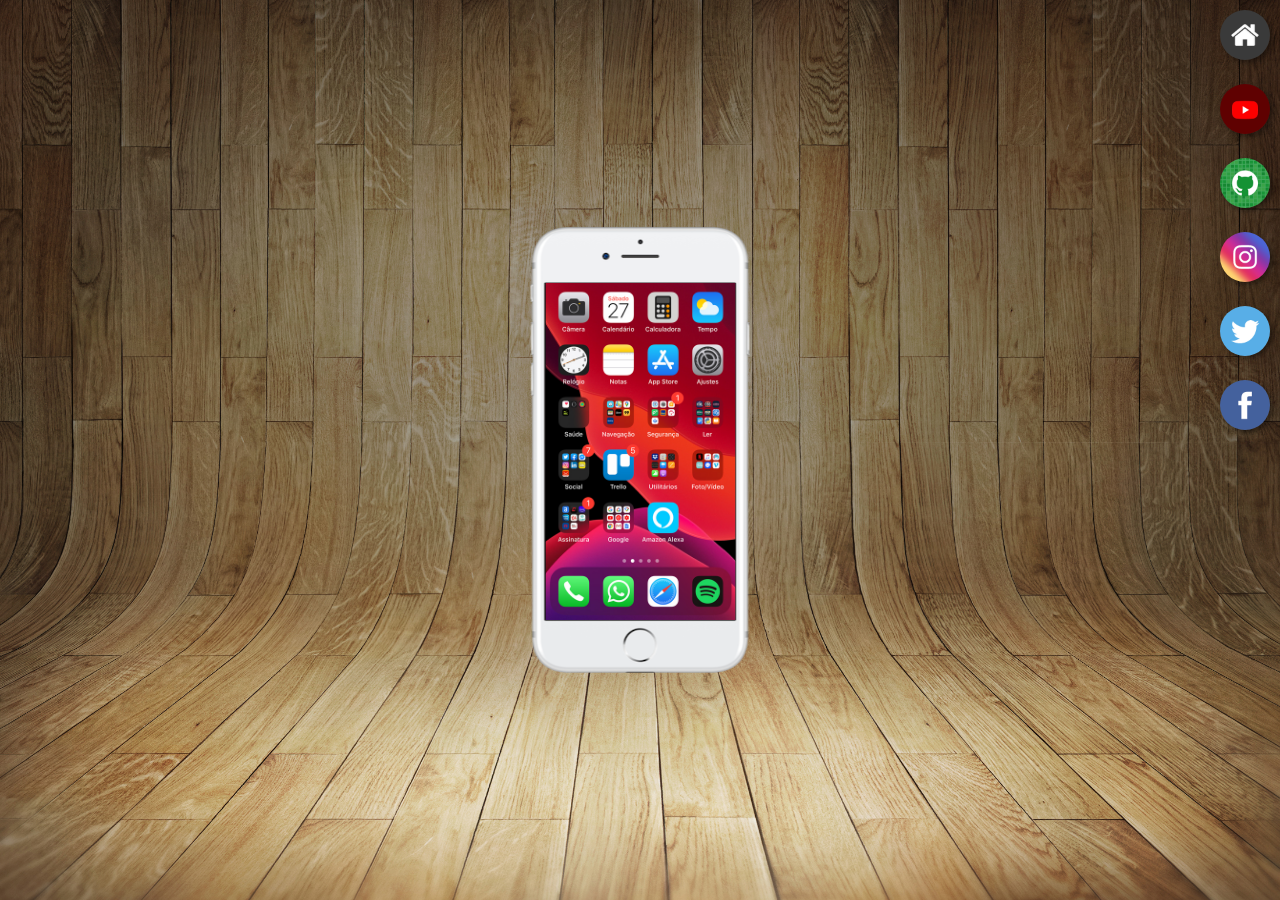
<file: index.html>
<!DOCTYPE html>
<html lang="pt-br">
<head>
    <meta charset="UTF-8">
    <meta name="viewport" content="width=device-width, initial-scale=1.0">
    <title>Projeto redes sociais</title>
    <link rel="shortcut icon" href="favicon.ico" type="image/x-icon">
    <link rel="stylesheet" href="estilos/style.css">
</head>
<body>
    <main>
        <section id="telefone"><!--O "name" que foi designado com valor 'tela' serva para darmos o 'target' nos links depois-->
            <iframe src="home.html" name="tela" id="tela" frameborder="0">Seu navegador não é compatível com isso.</iframe>
        </section>
        <section id="redes-sociais">
            <a href="home.html" target="tela"><img src="imagens/logo-home.jpg" alt="Home"></a><br><!--configuração para deixar os ícones um em cima do outrio e não lado a lado-->
            <a href="youtube.html" target="tela"><img src="imagens/logo-youtube.jpg" alt="Youtube"></a><br>
            <a href="github.html" target="tela"><img src="imagens/logo-github.jpg" alt="Github"></a><br>
            <a href="instagram.html" target="tela"><img src="imagens/logo-instagram.jpg" alt="Instagram"></a><br>
            <a href="x.html" target="tela"><img src="imagens/logo-twitter.jpg" alt="Twitter"></a><br>
            <a href="facebook.html" target="tela"><img src="imagens/logo-facebook.jpg" alt="Facebook"></a><br>
        </section>
    </main>
</body>
</html>
</file>
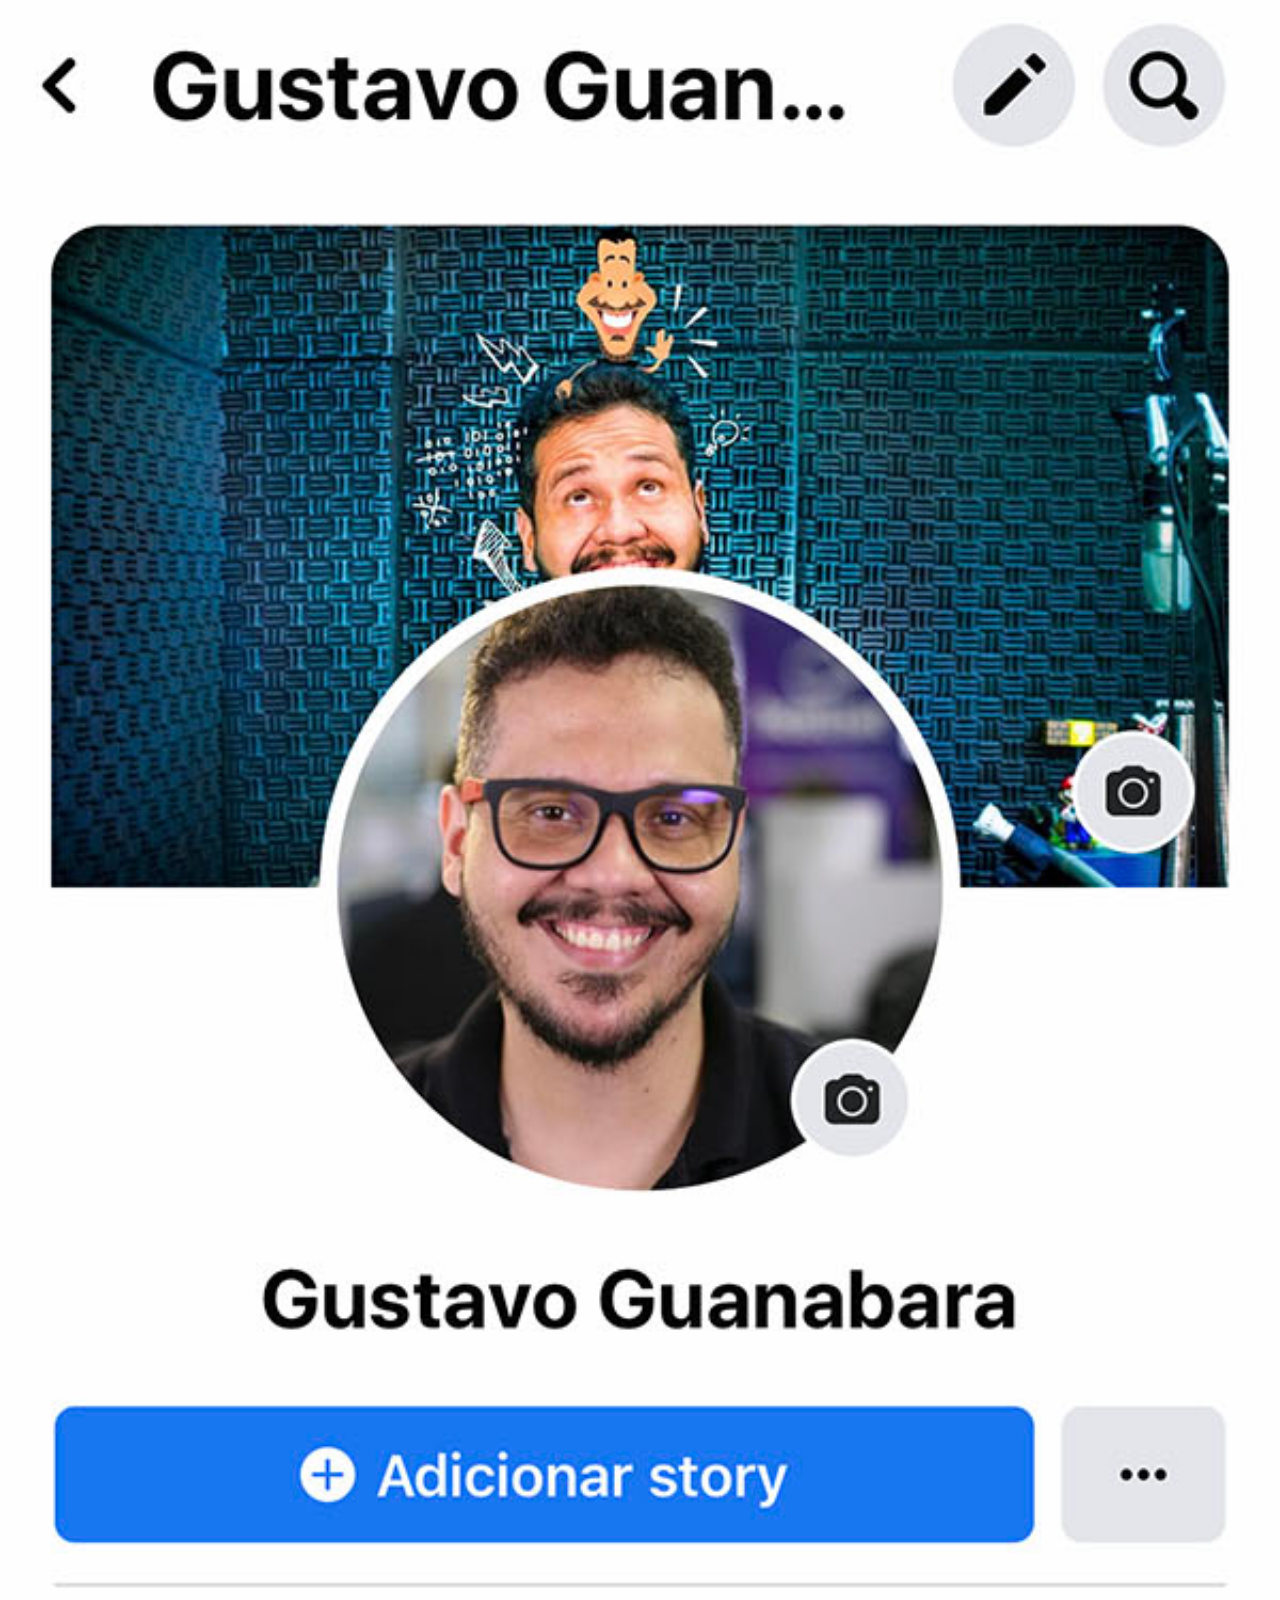
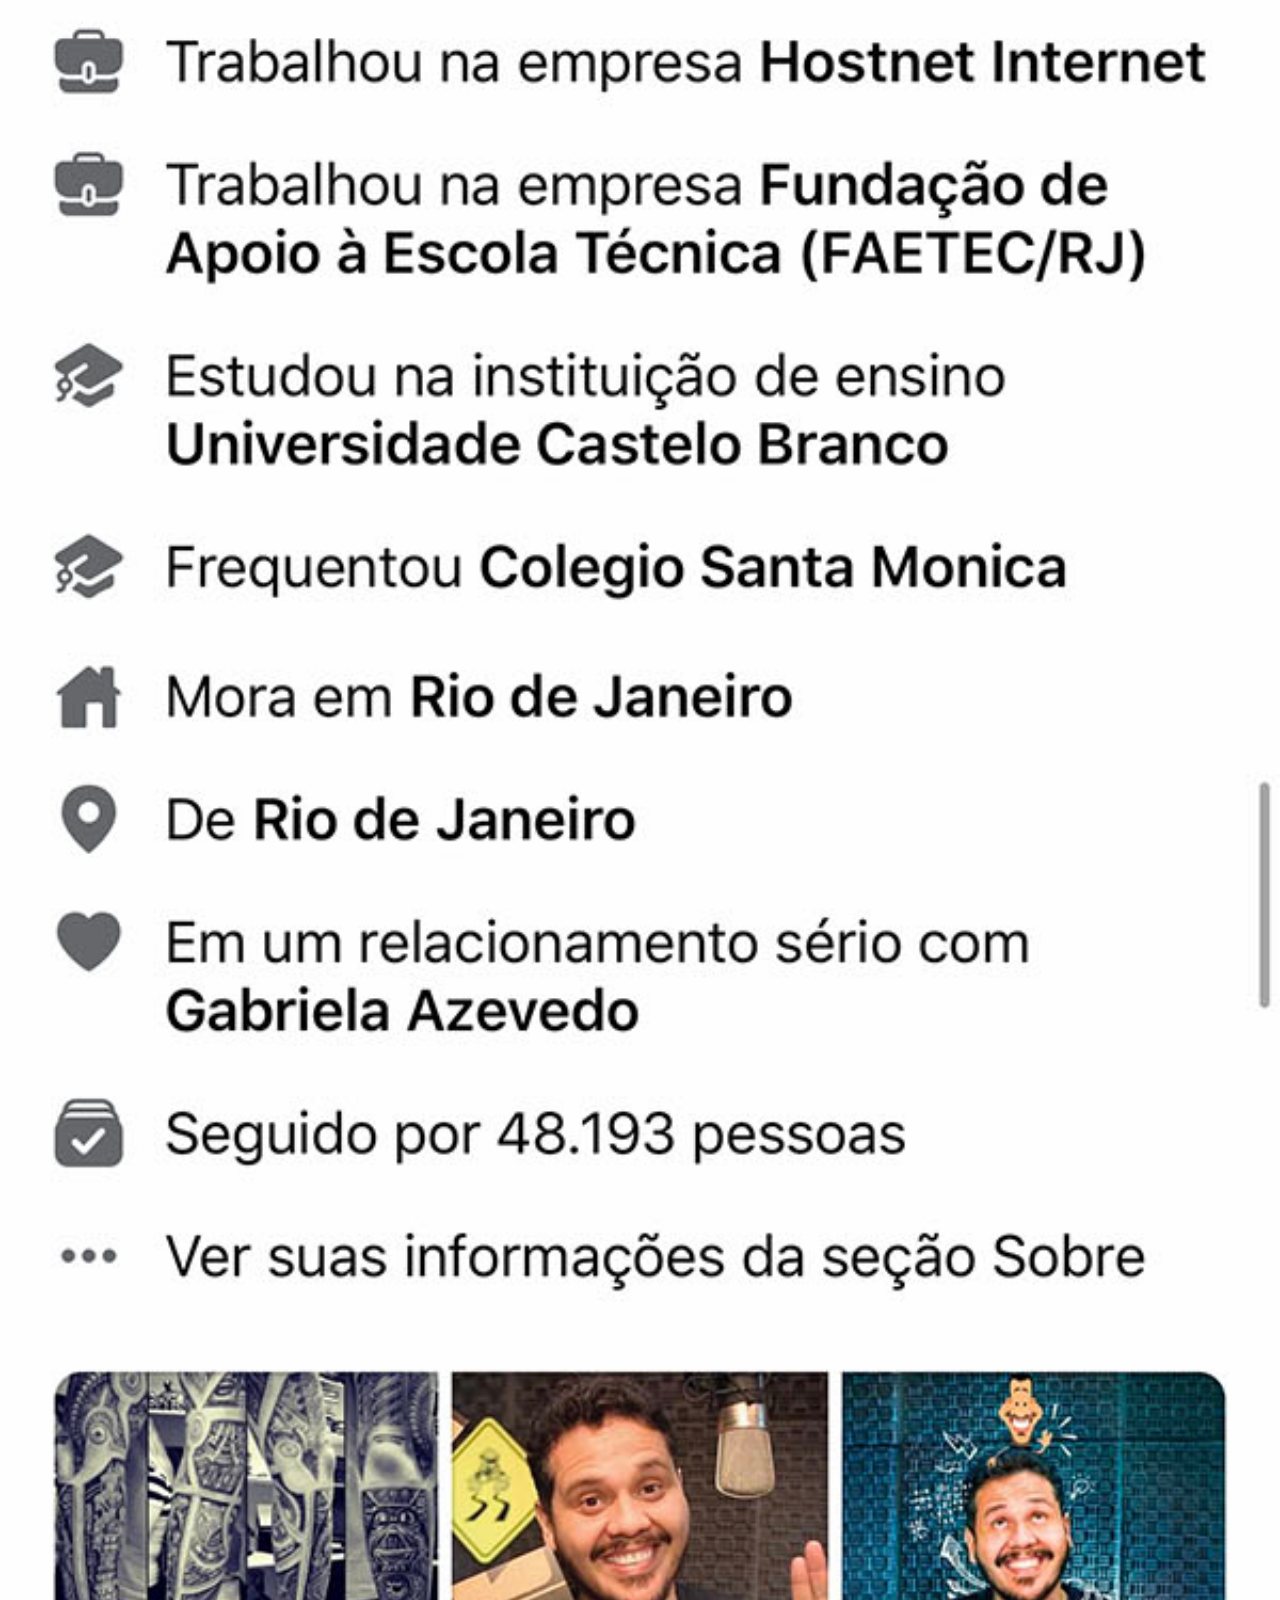
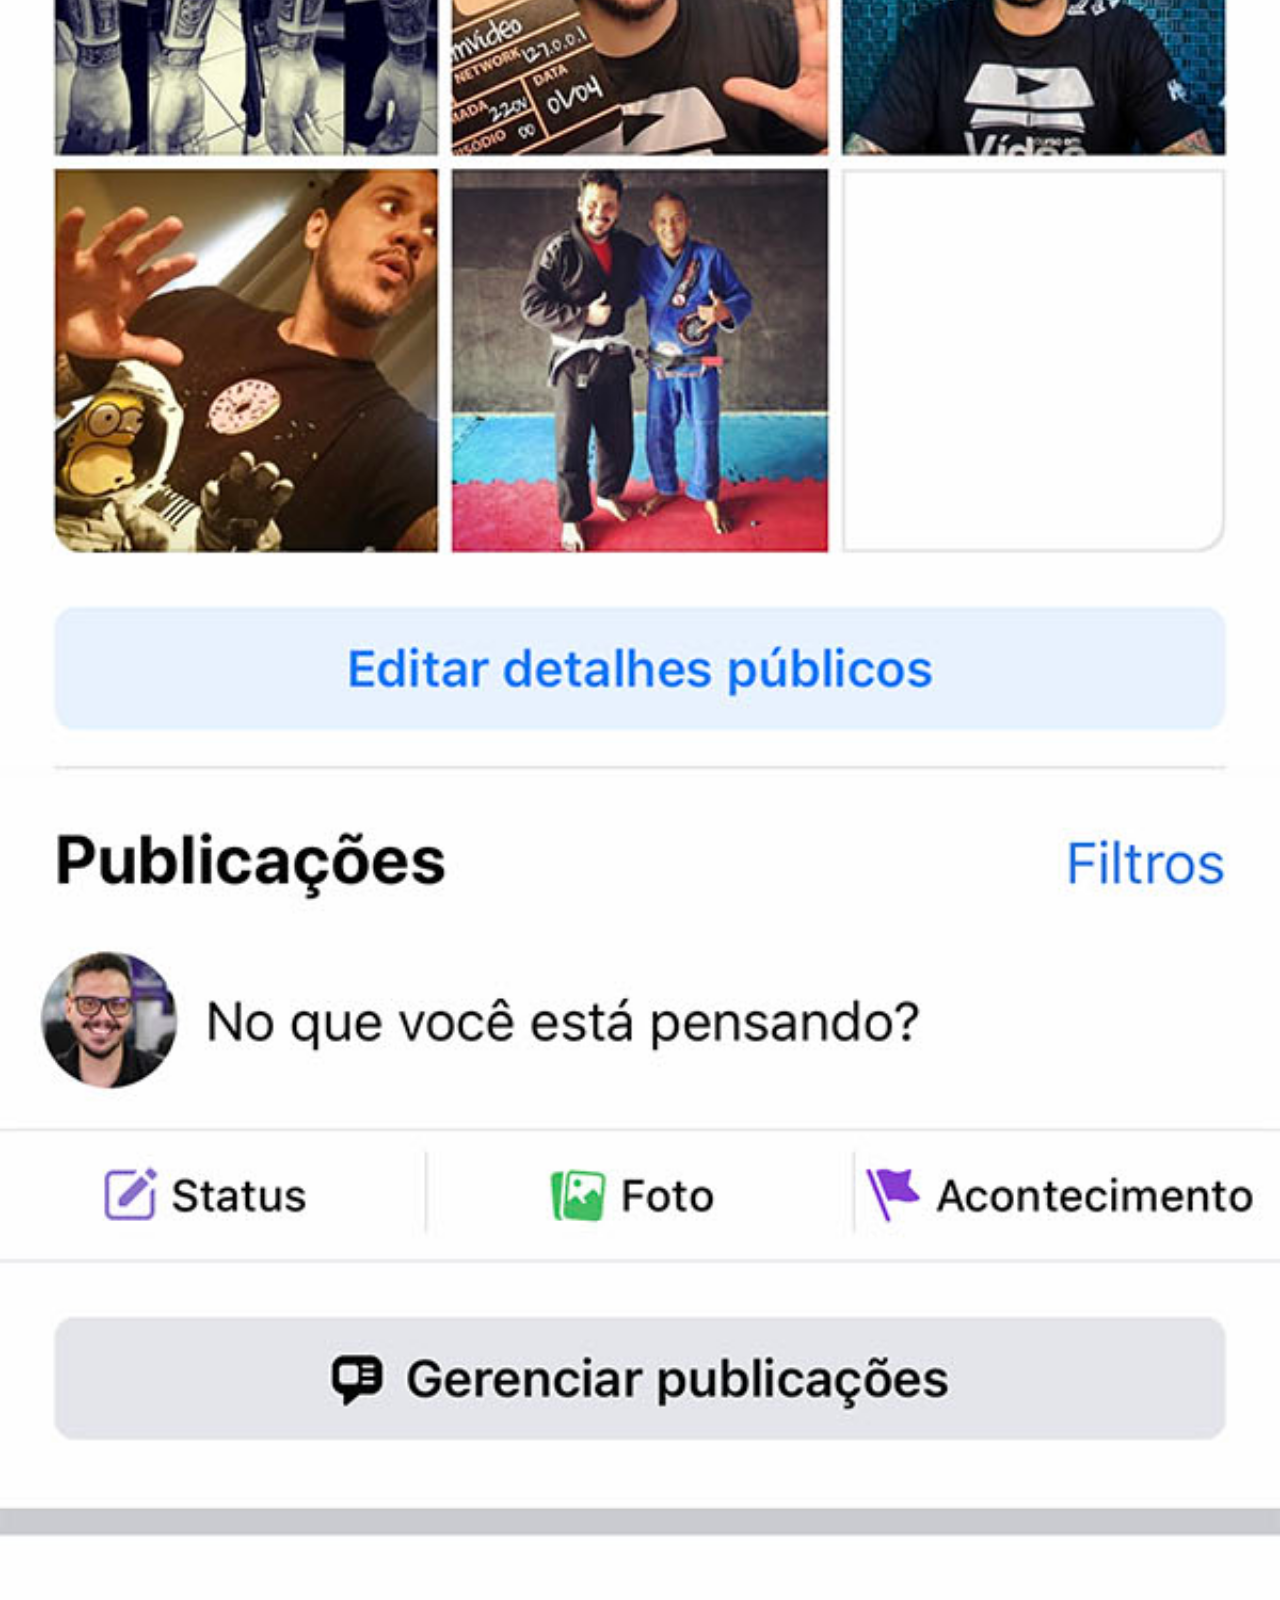
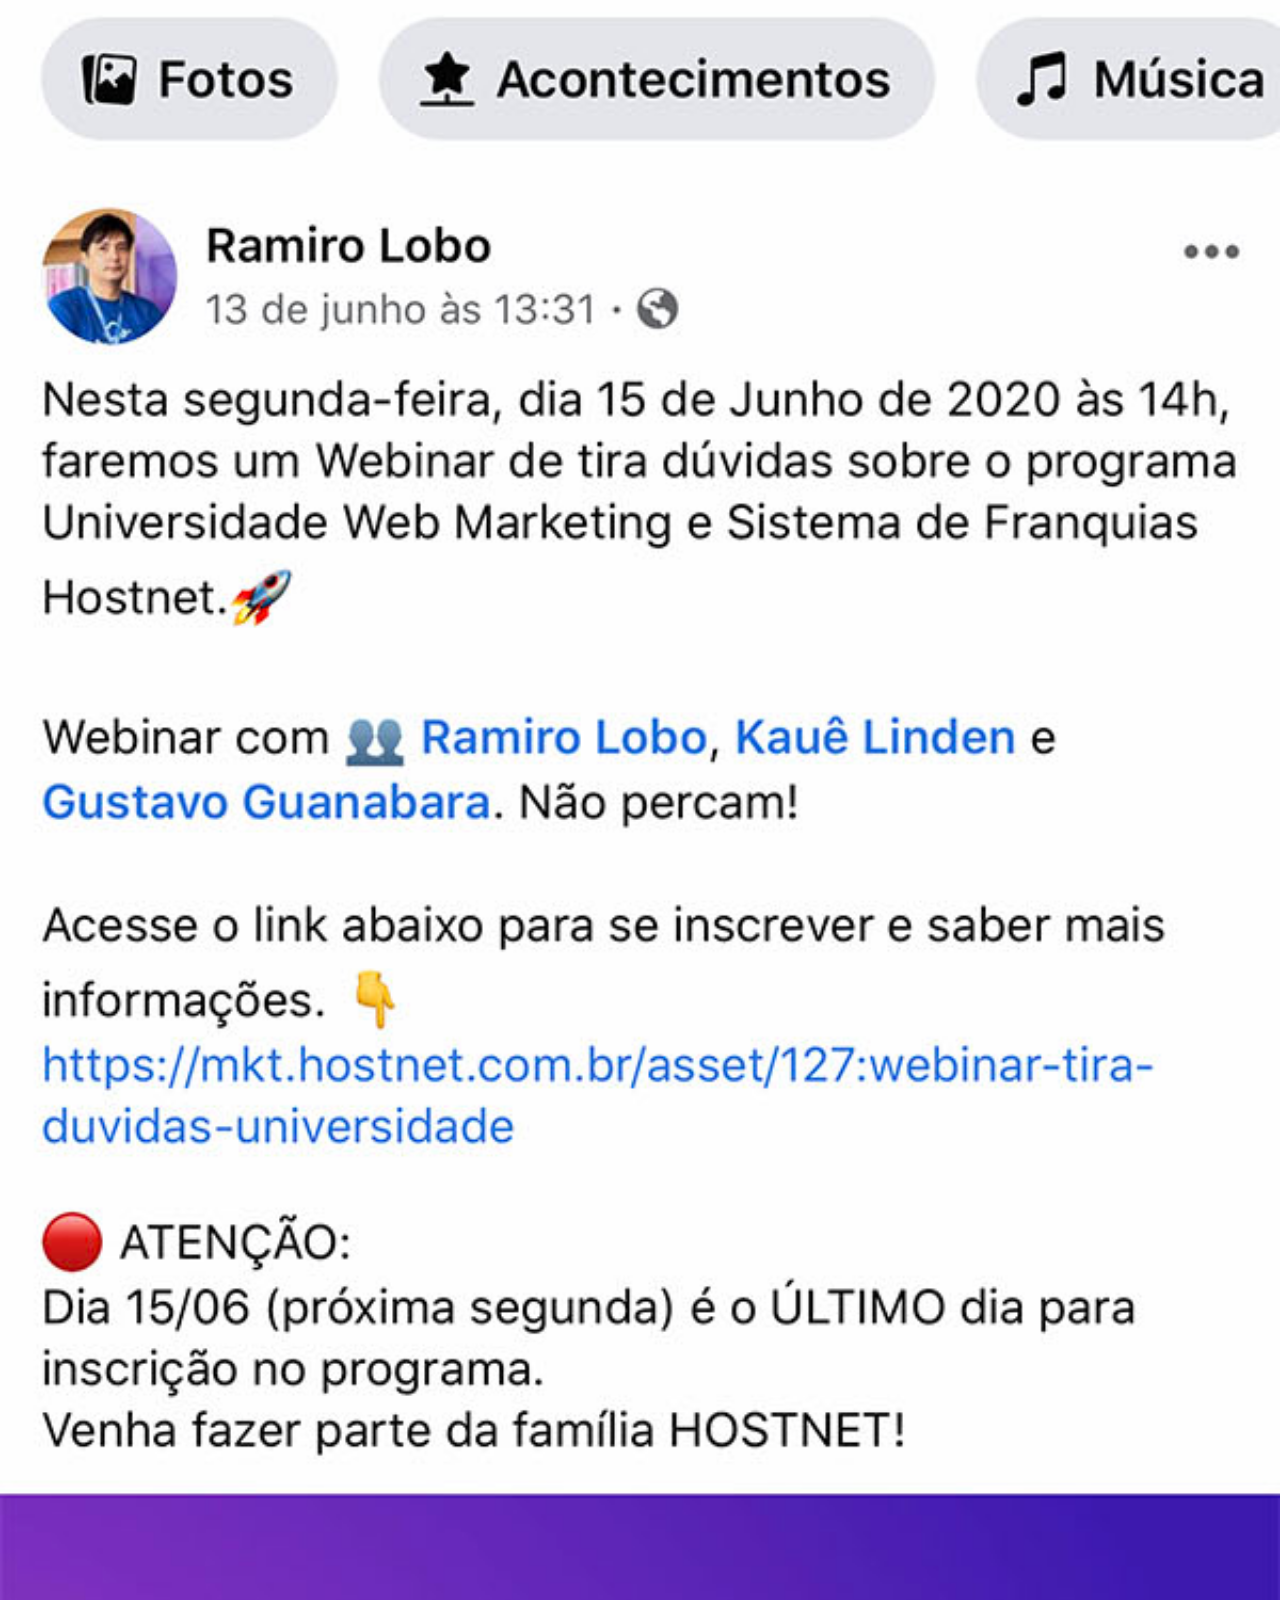
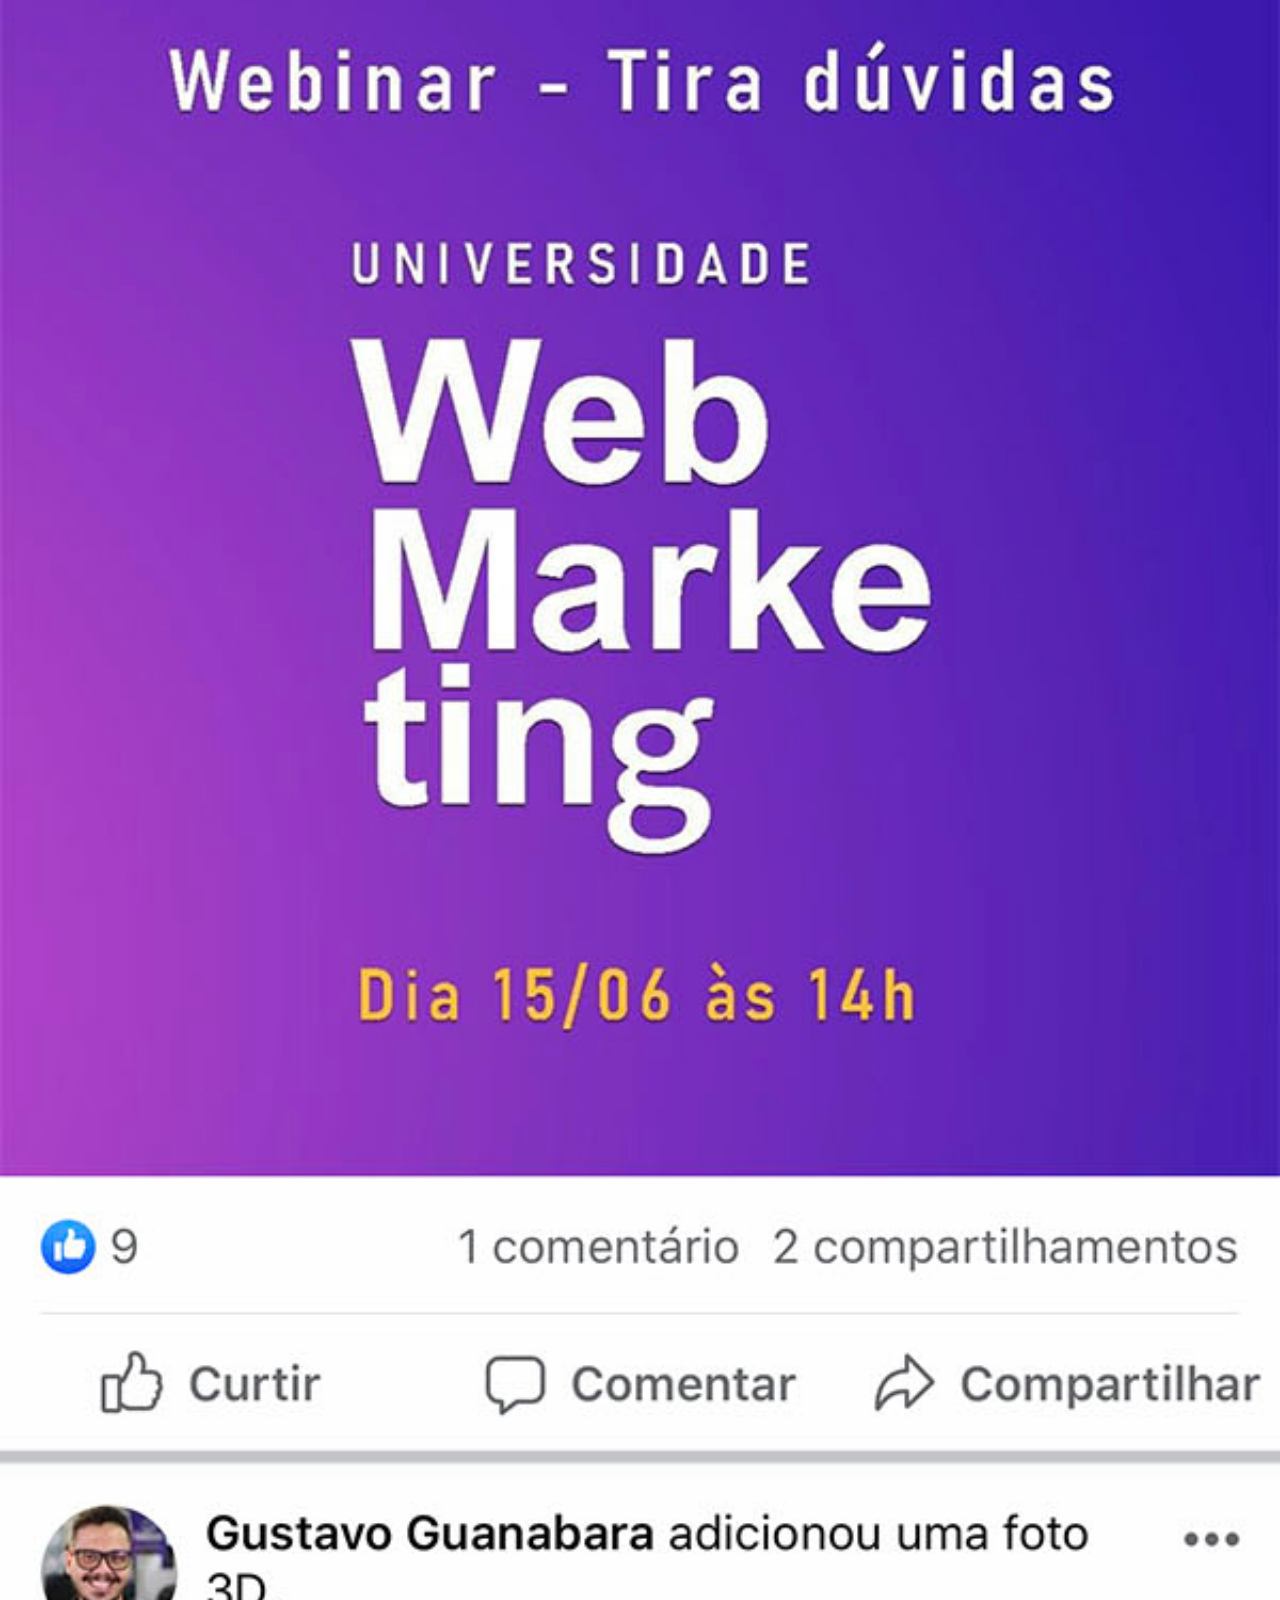
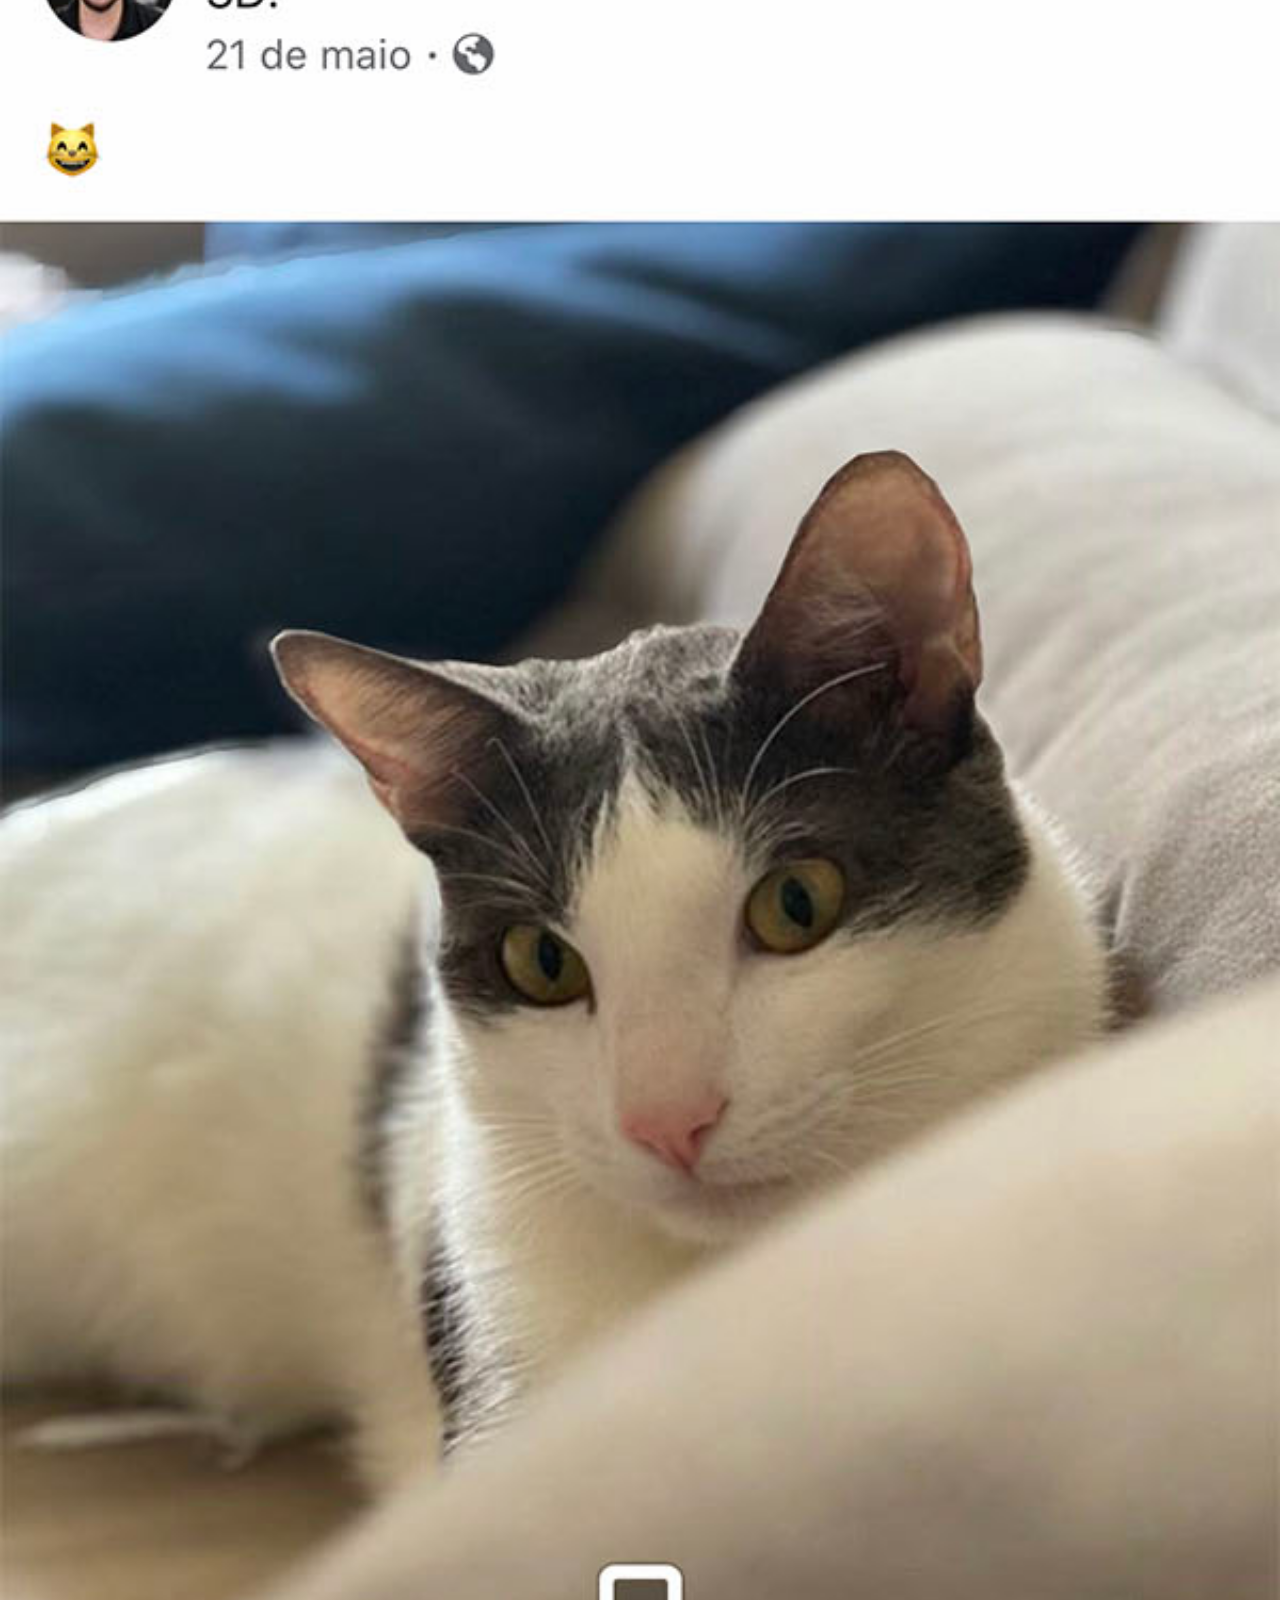
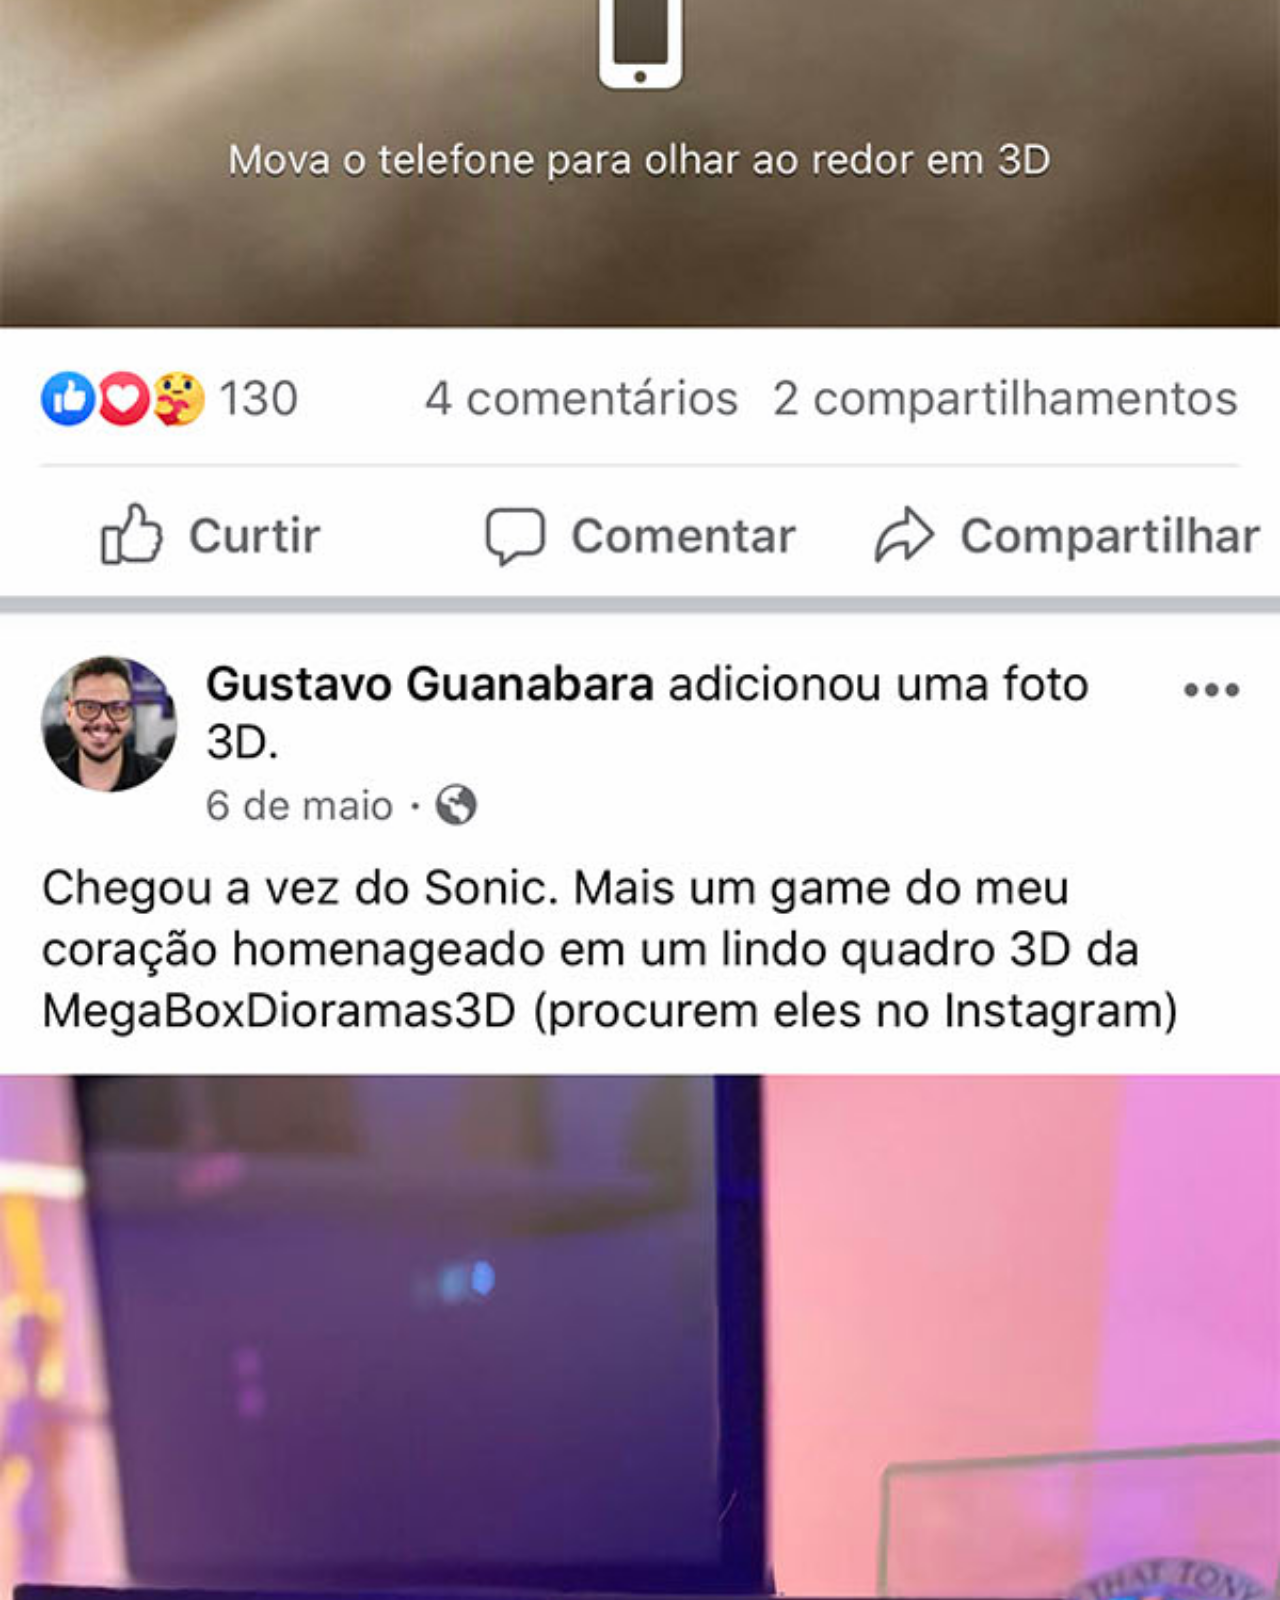
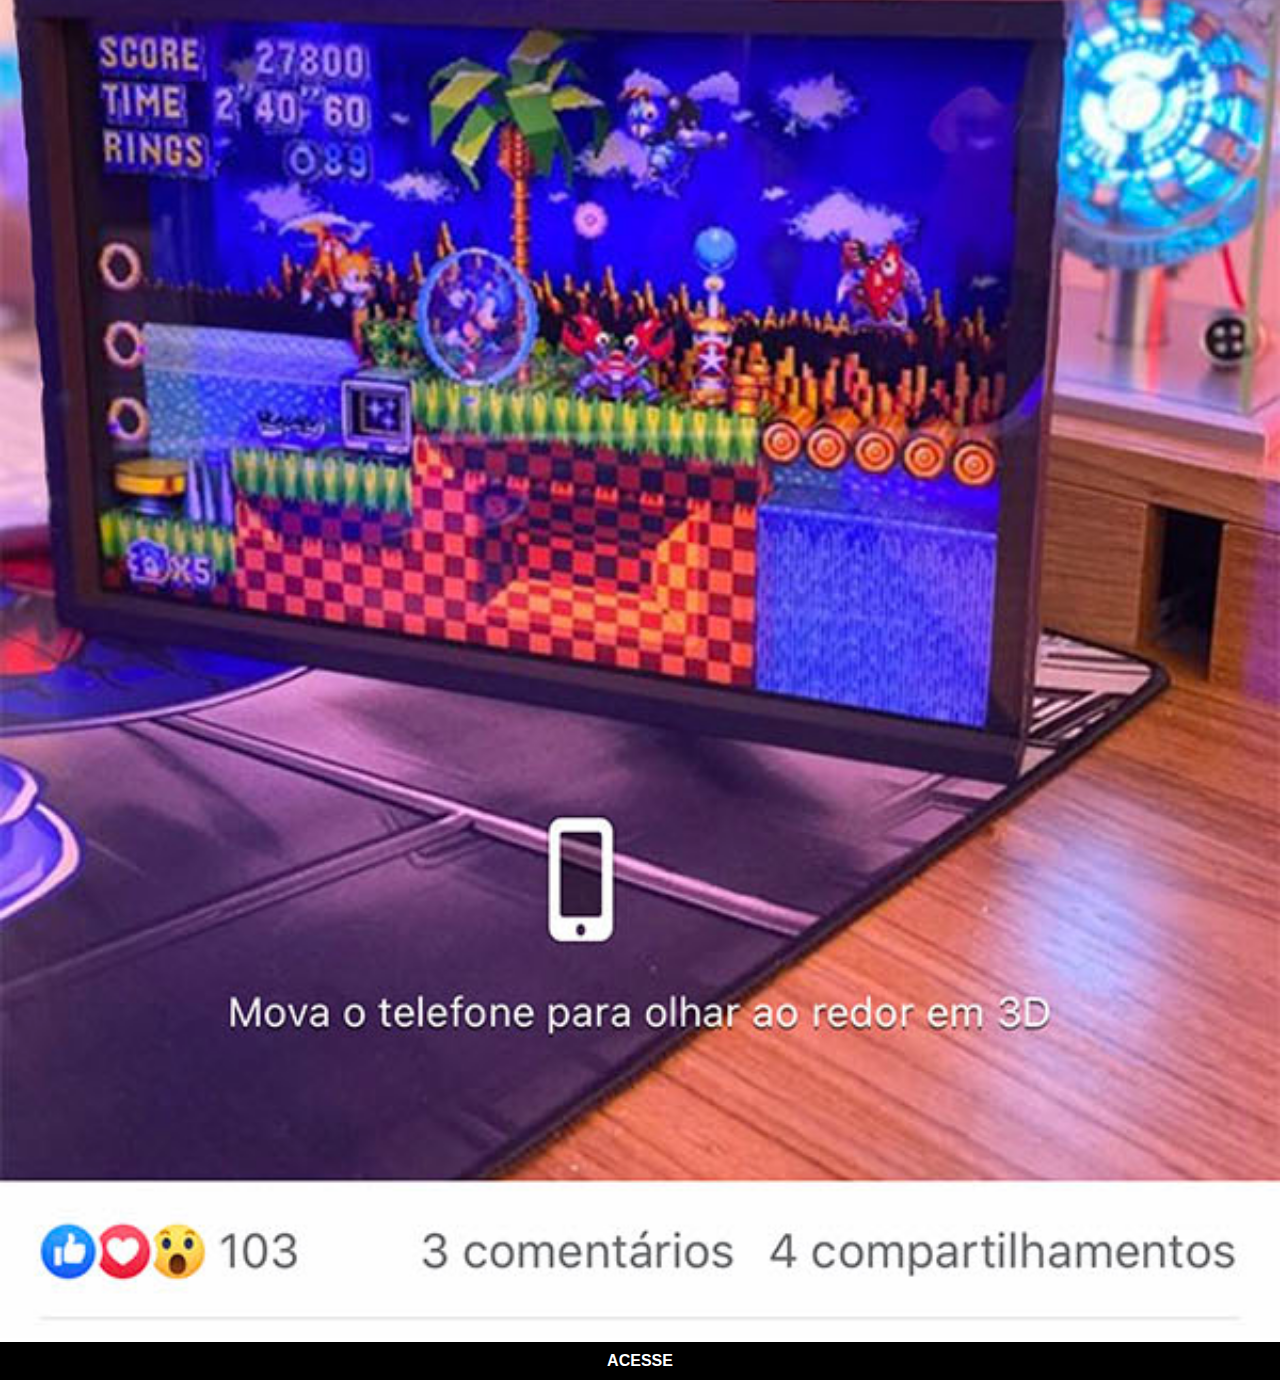
<file: facebook.html>
<!DOCTYPE html>
<html lang="pt-br">
<head>
    <meta charset="UTF-8">
    <meta name="viewport" content="width=device-width, initial-scale=1.0">
    <title>Facebook</title>
    <link rel="stylesheet" href="estilos/social.css">
</head>
<body>
    <img src="imagens/tela-facebook.jpg" alt="Facebook">
    <a href="https://facebook.com" target="_blank">ACESSE</a><!--use 'target=_blank' para seu link abri em outra página pois poderá não abir no próprio iframe-->
</body>
</html>
</file>
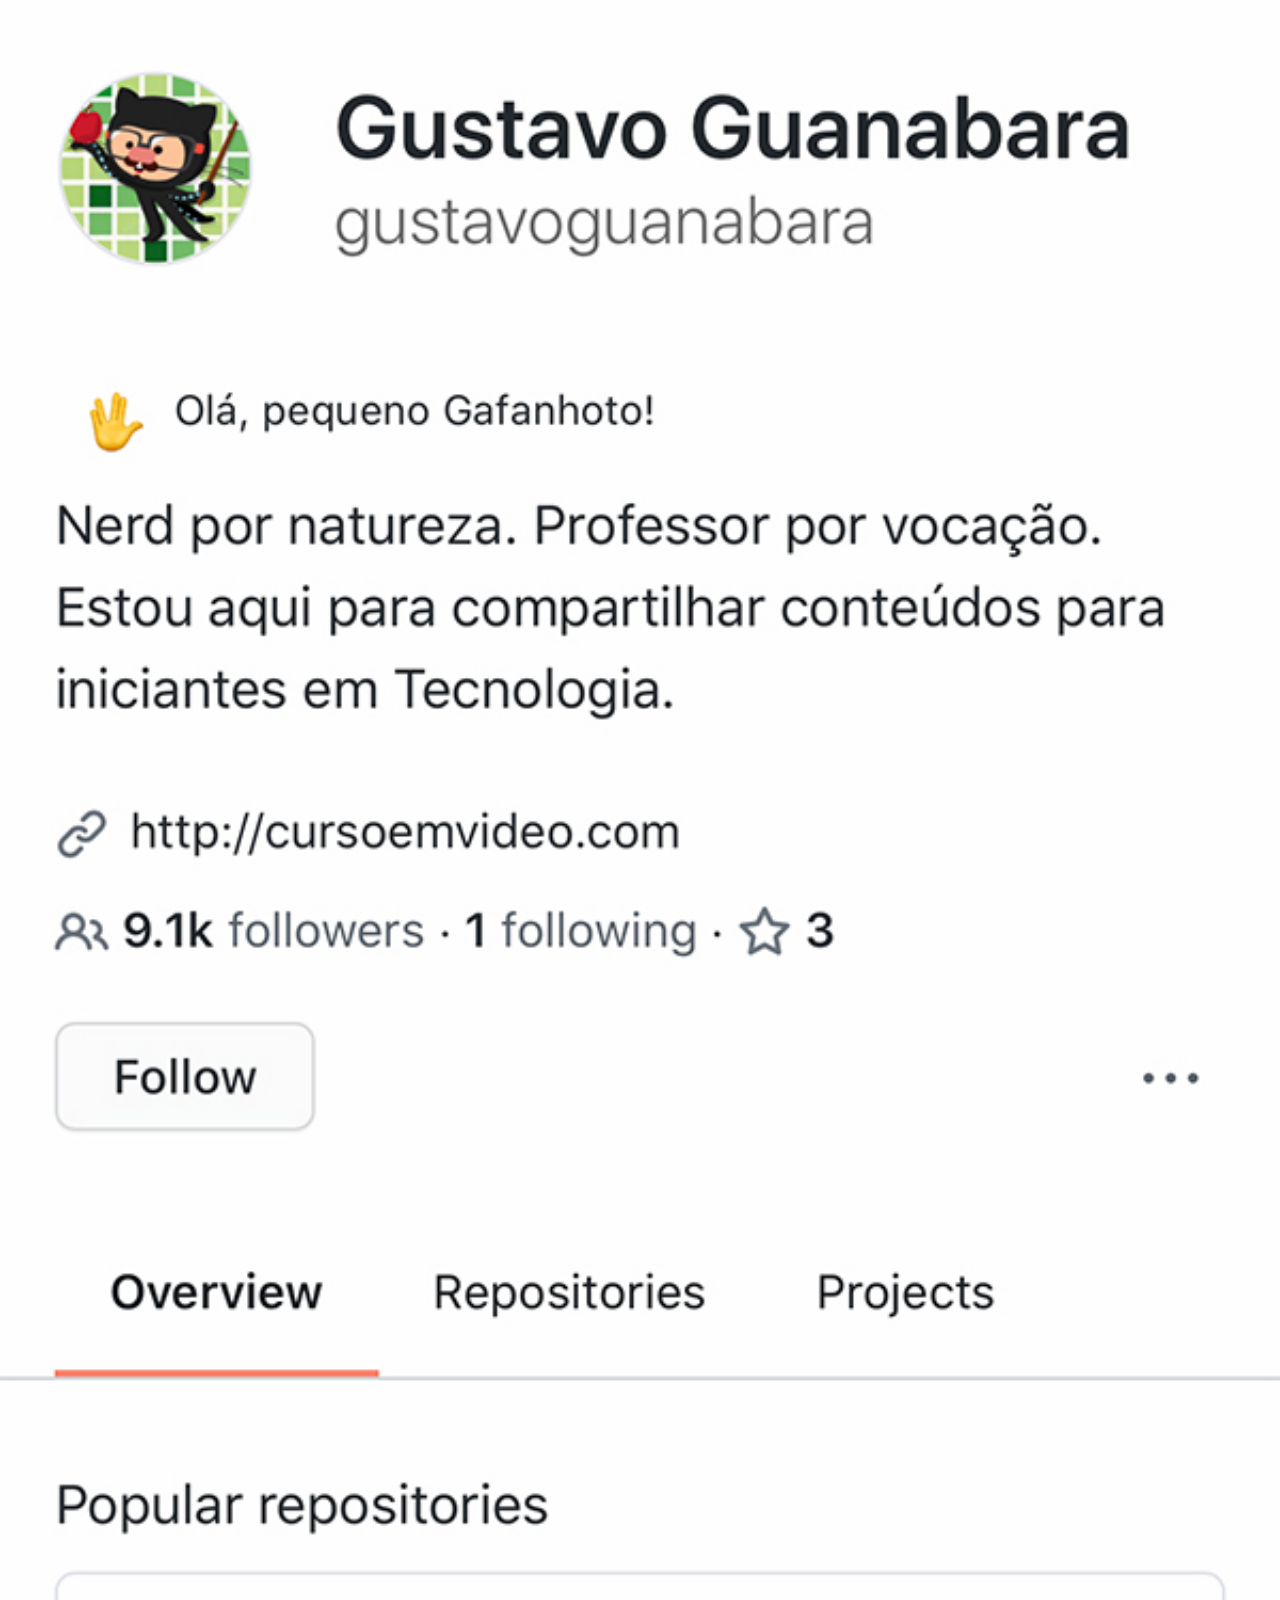
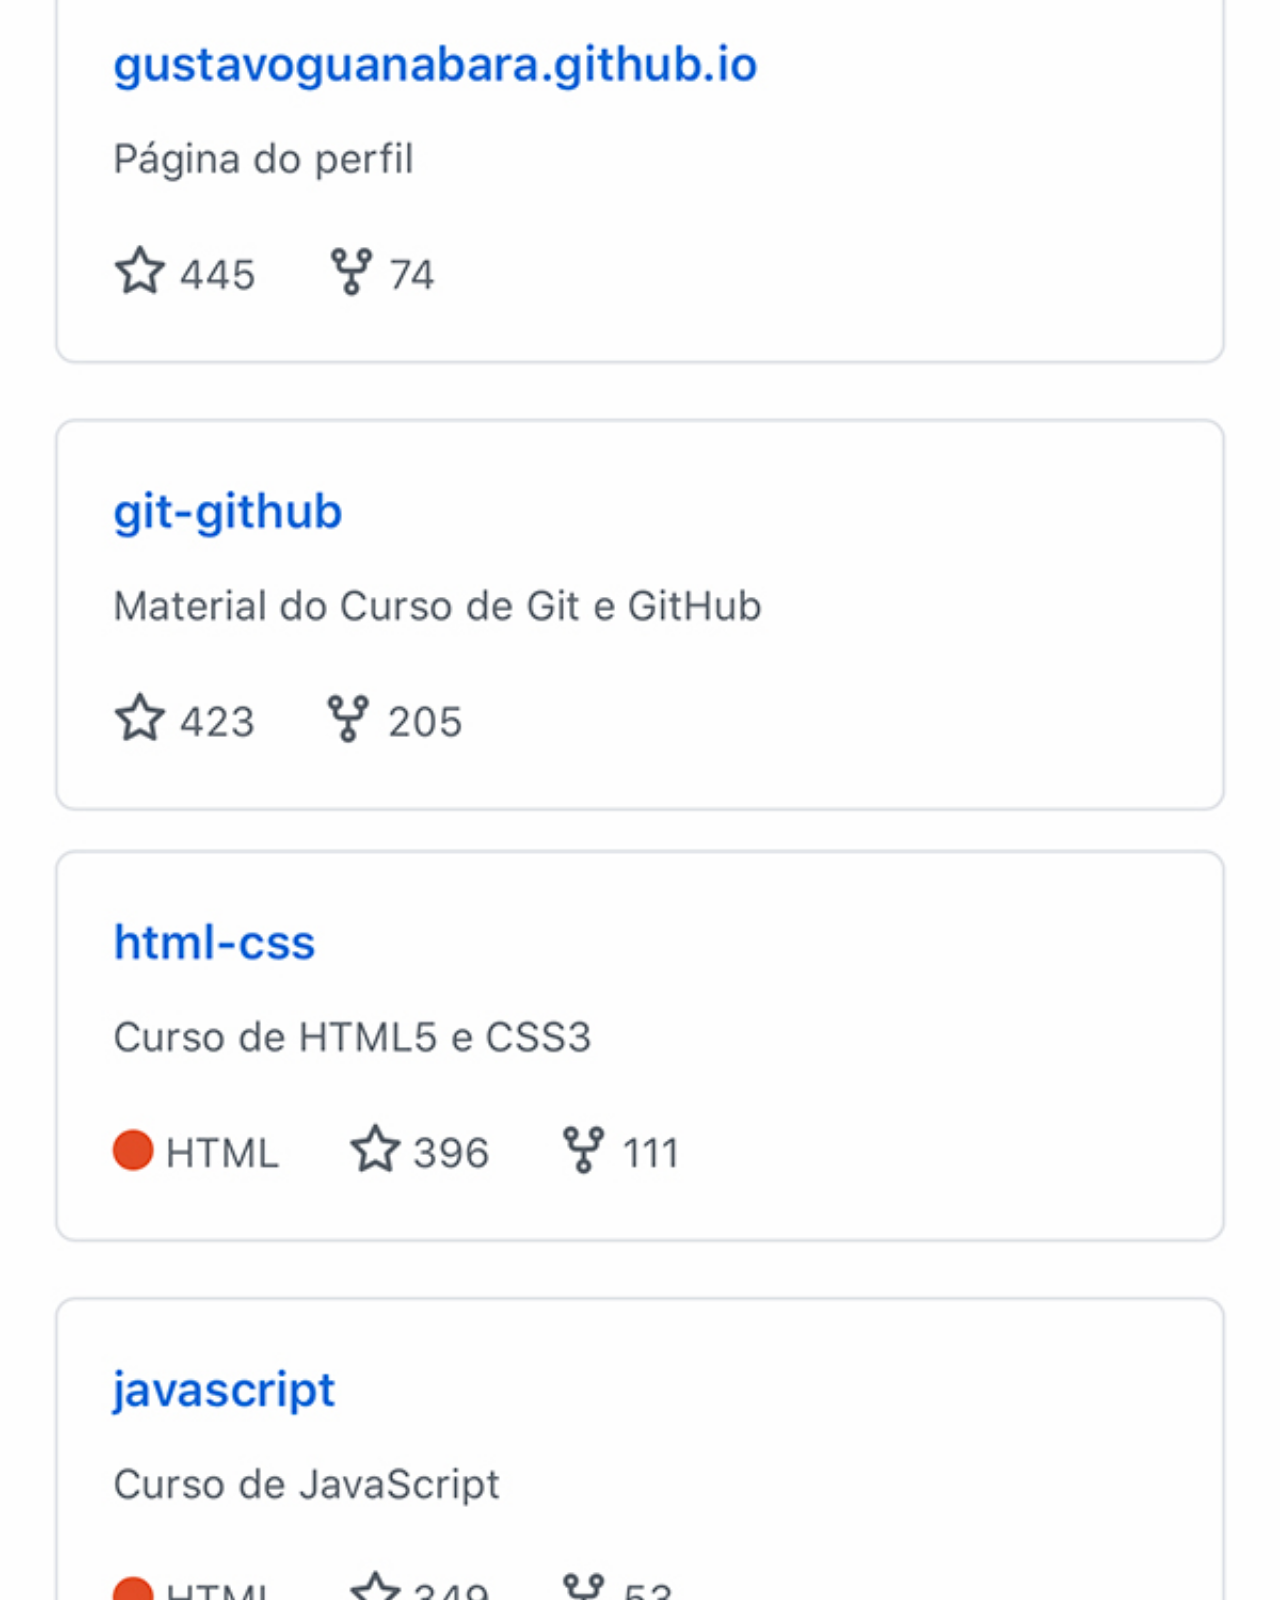
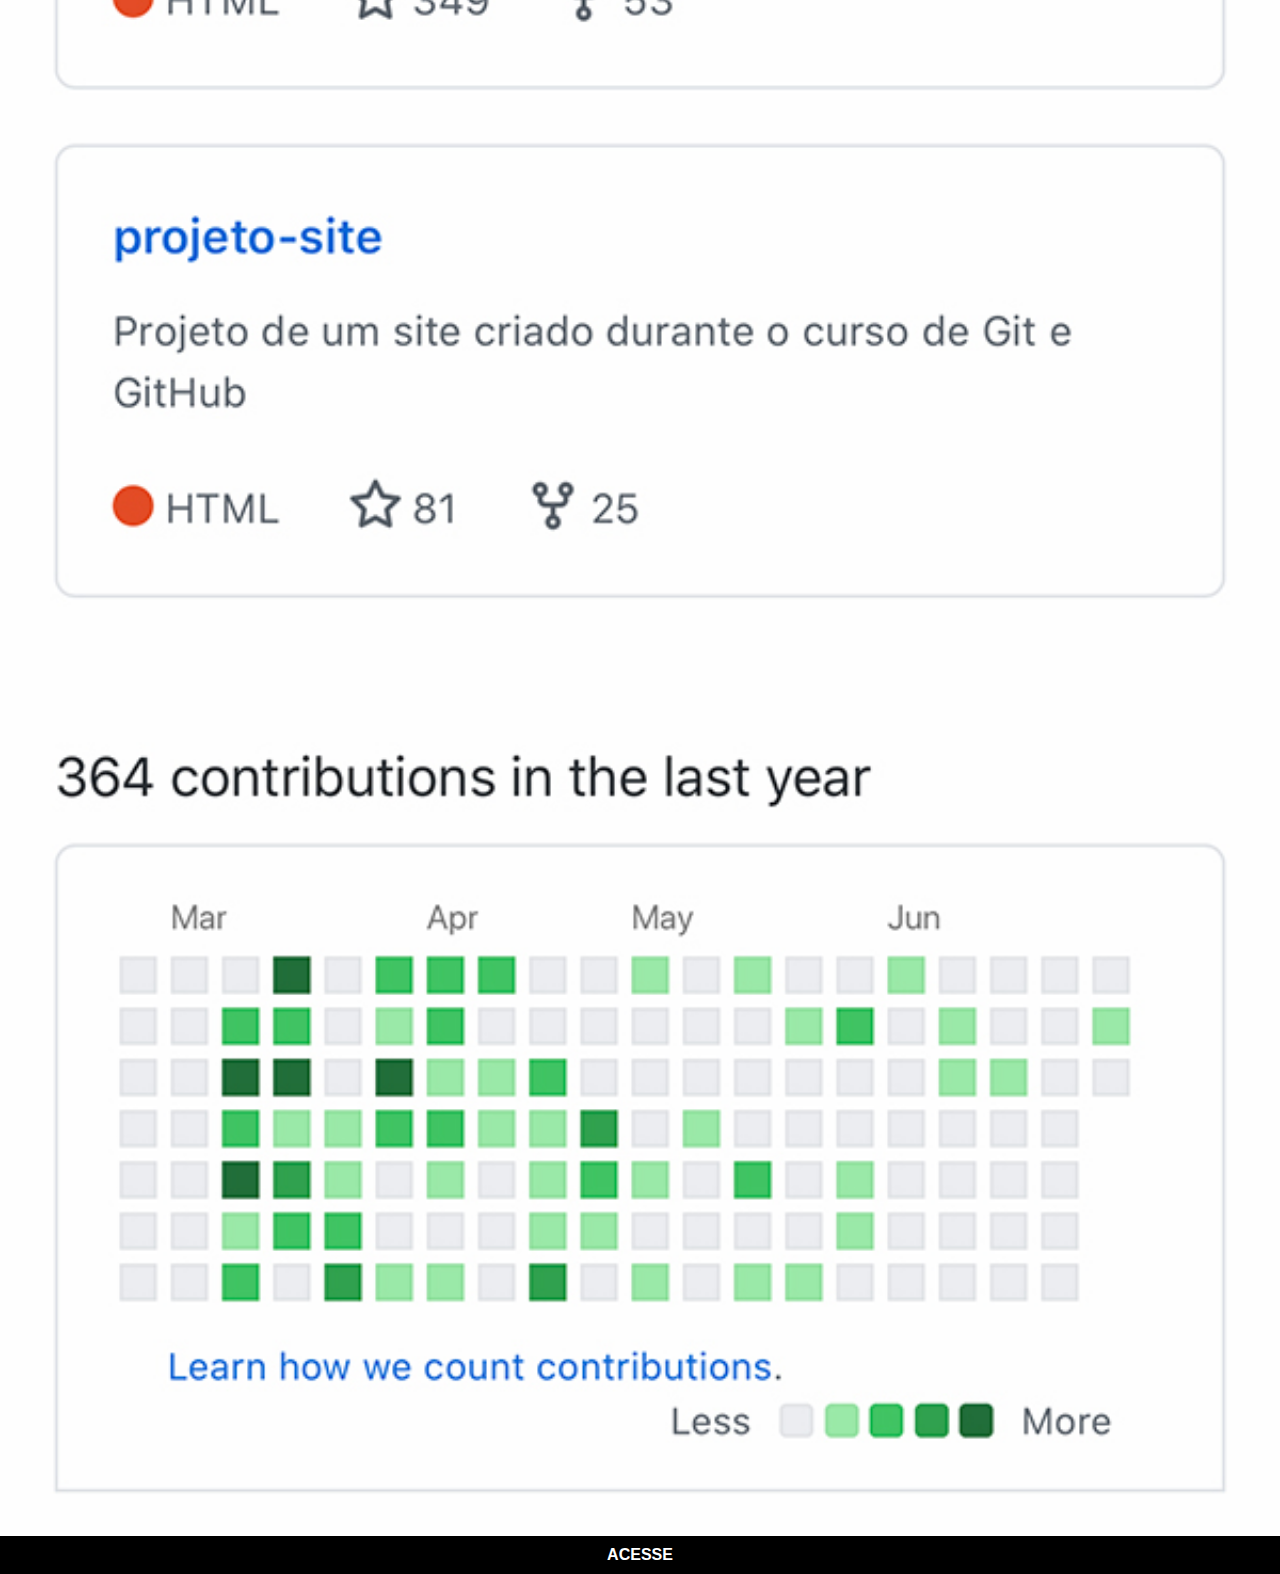
<file: github.html>
<!DOCTYPE html>
<html lang="pt-br">
<head>
    <meta charset="UTF-8">
    <meta name="viewport" content="width=device-width, initial-scale=1.0">
    <title>Github</title>
    <link rel="stylesheet" href="estilos/social.css">
</head>
<body>
    <img src="imagens/tela-github.jpg" alt="Github">
    <a href="https://github.com/DanielOwadaSantos" target="_blank">ACESSE</a><!--use 'target=_blank' para seu link abri em outra página pois poderá não abir no próprio iframe-->
</body>
</html>
</file>
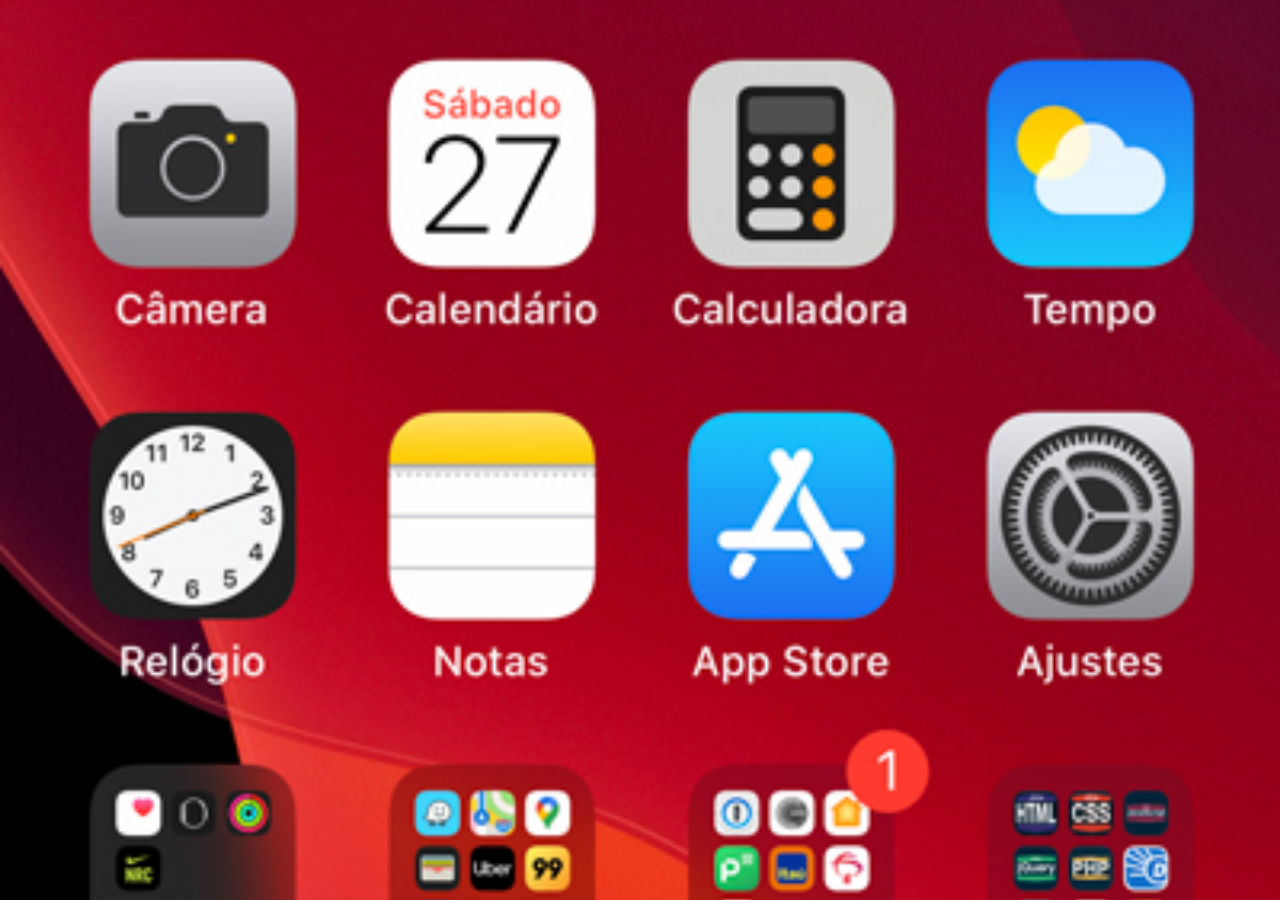
<file: home.html>
<!DOCTYPE html>
<html lang="pt-br">
<head>
    <meta charset="UTF-8">
    <meta name="viewport" content="width=device-width, initial-scale=1.0">
    <title>home</title>
    <style>
        *{
            margin: 0px;
            padding: 0px;
        }
        body{
            height: 100vh;
            width: 100vw;
            background: black url('imagens/tela-home.jpg') no-repeat top center;
            background-size: cover;
        }
    </style>
</head>
<body>
    
</body>
</html>
</file>
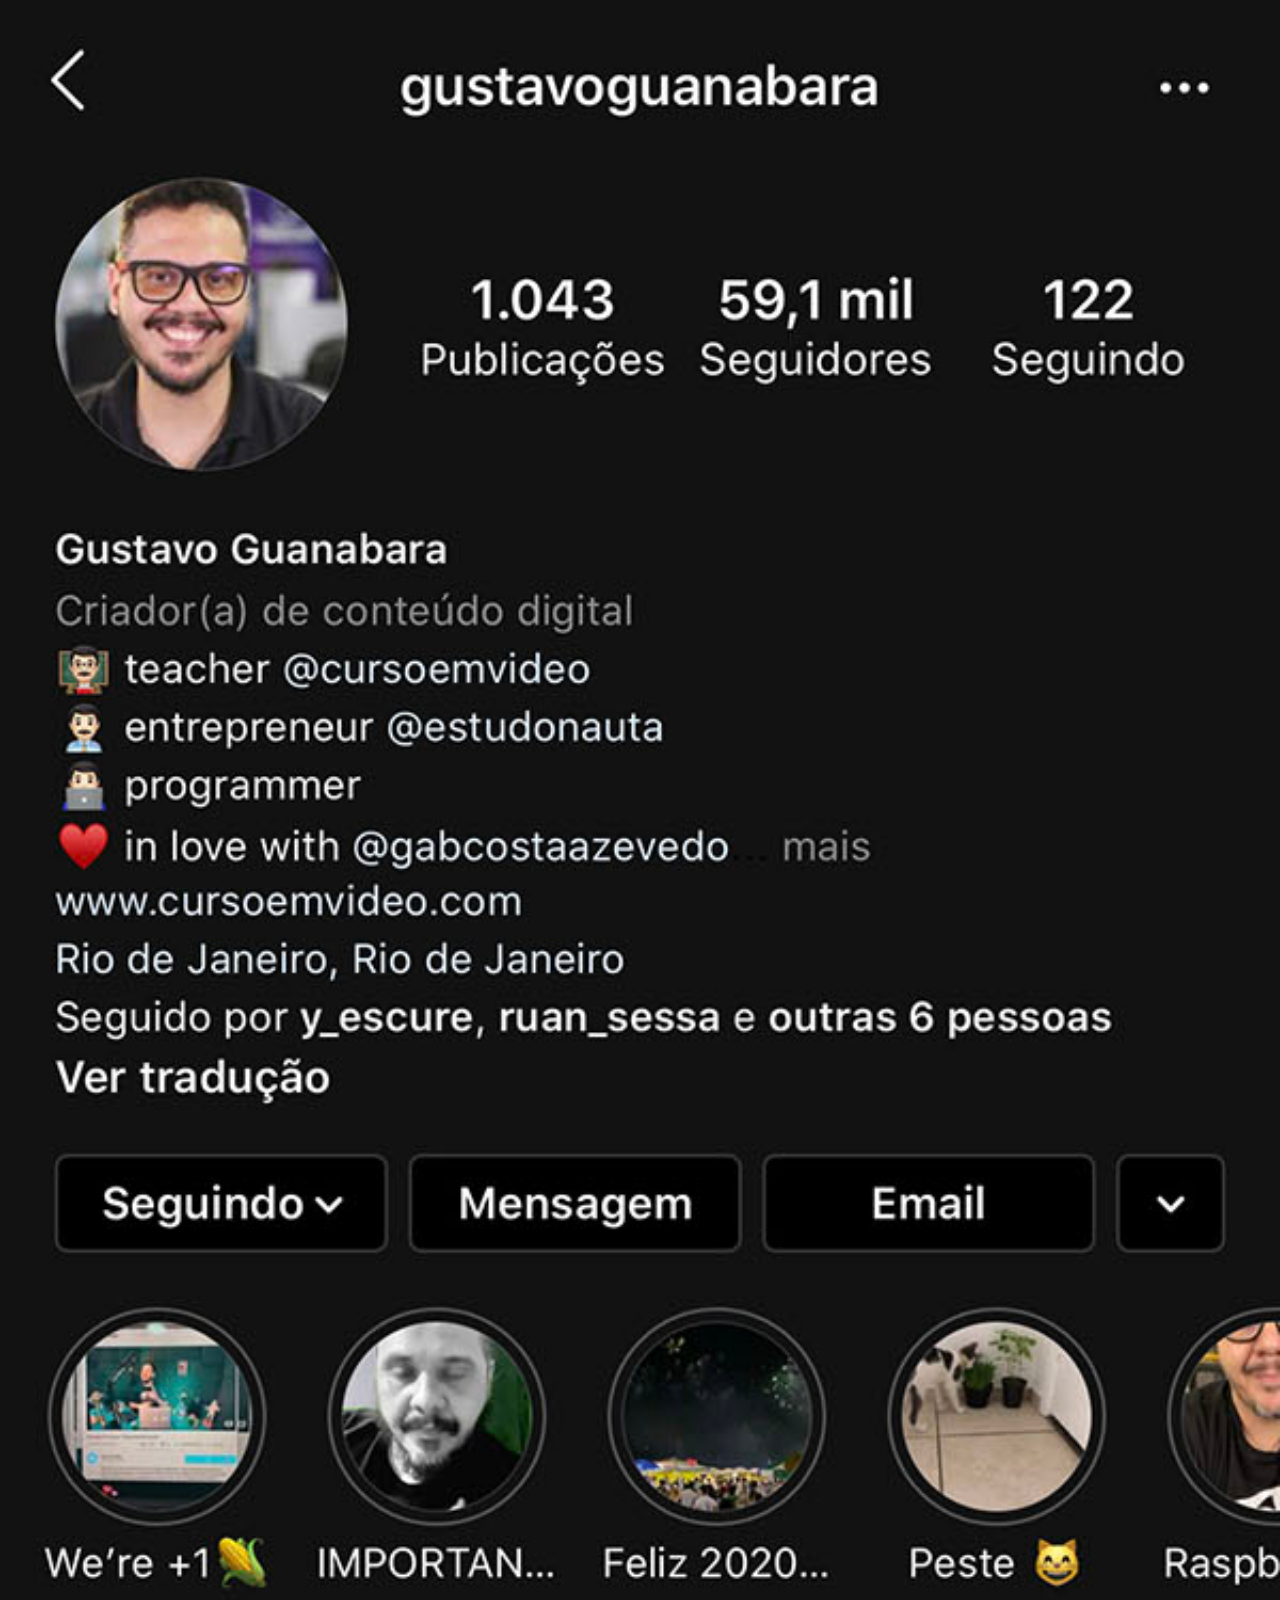
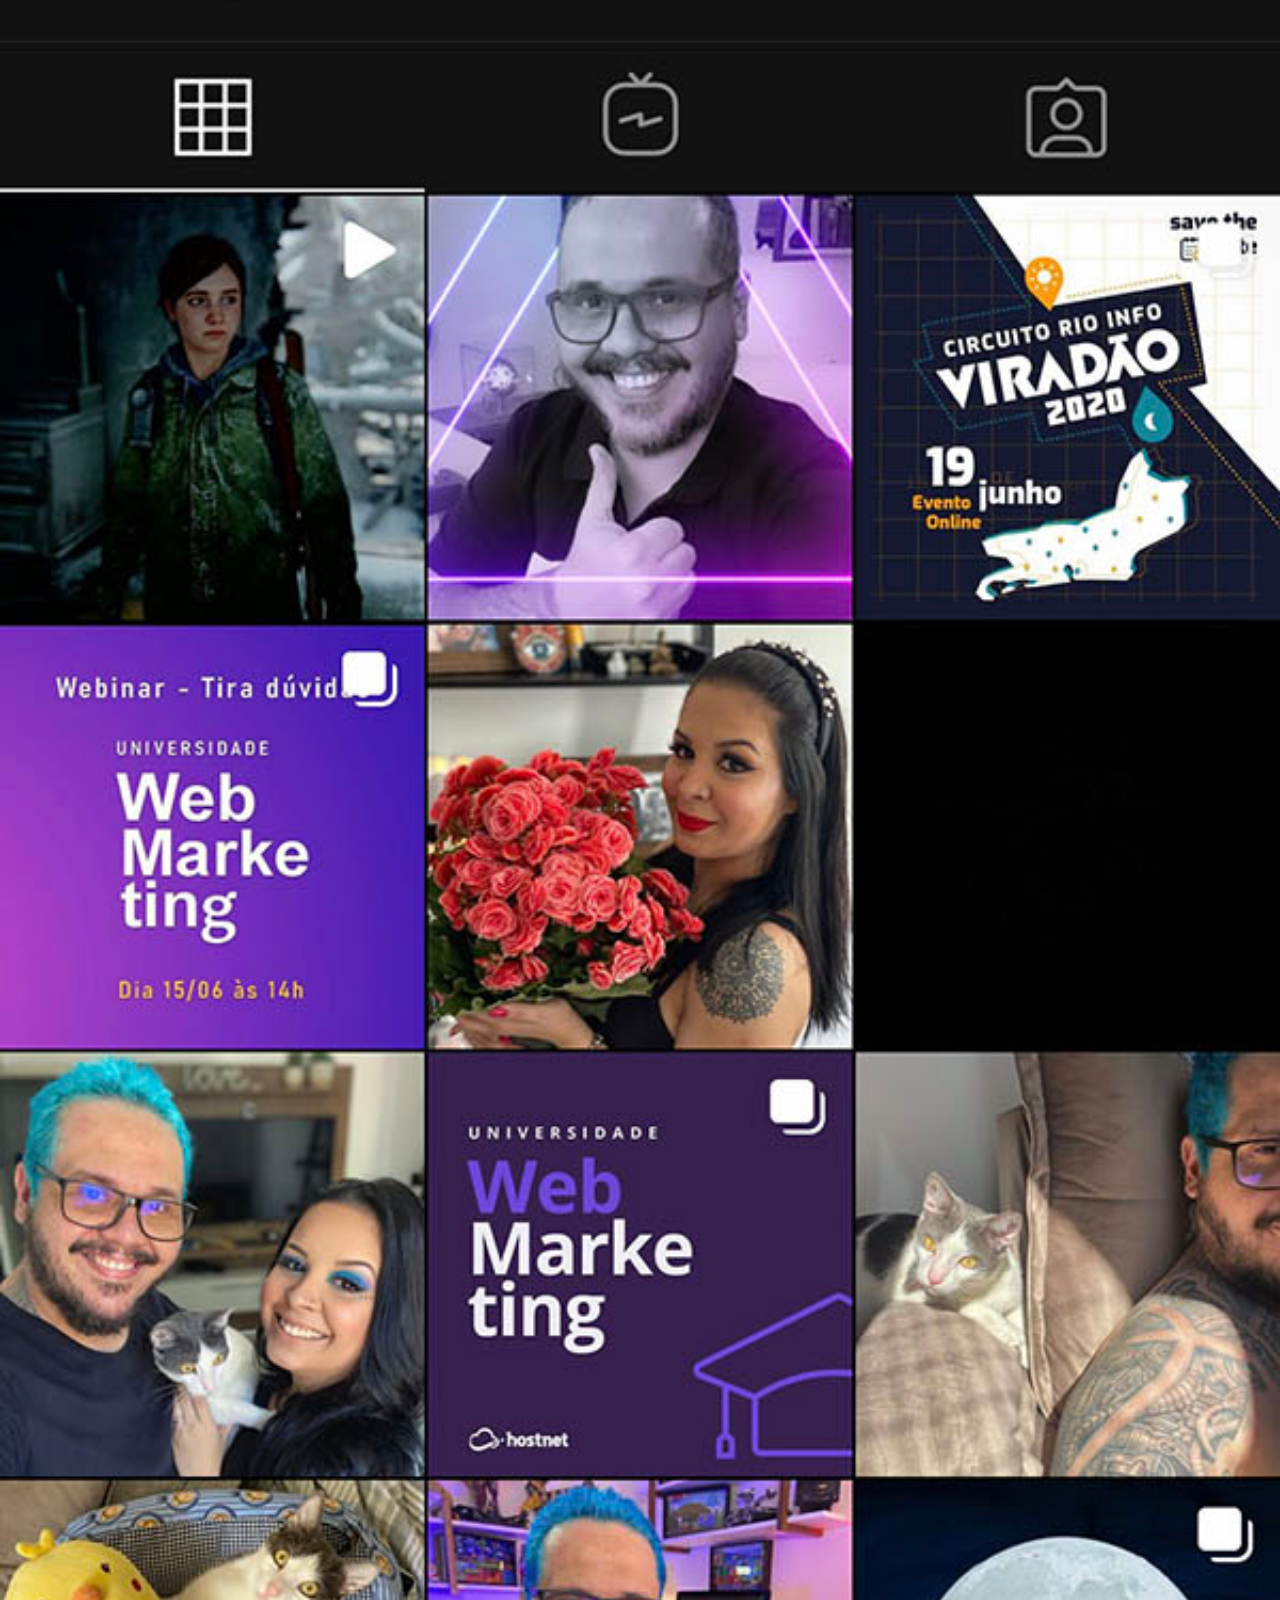
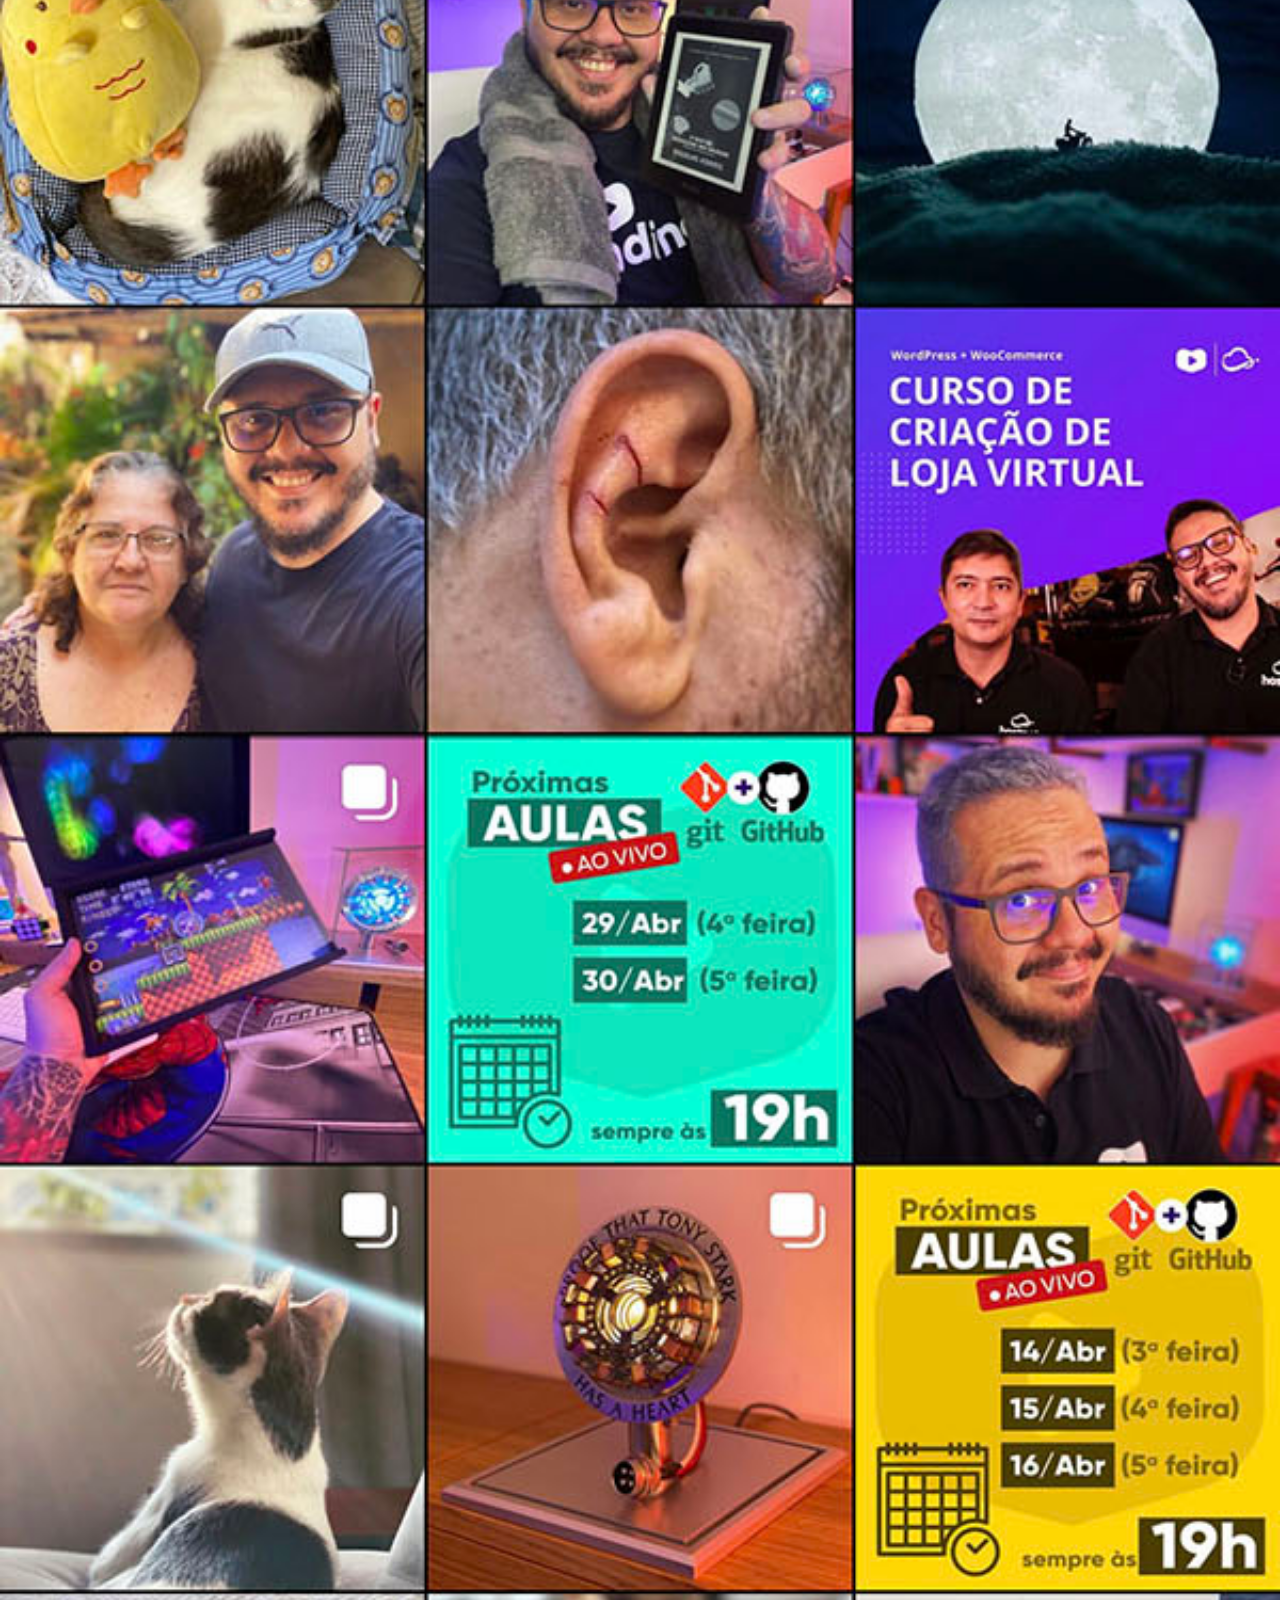
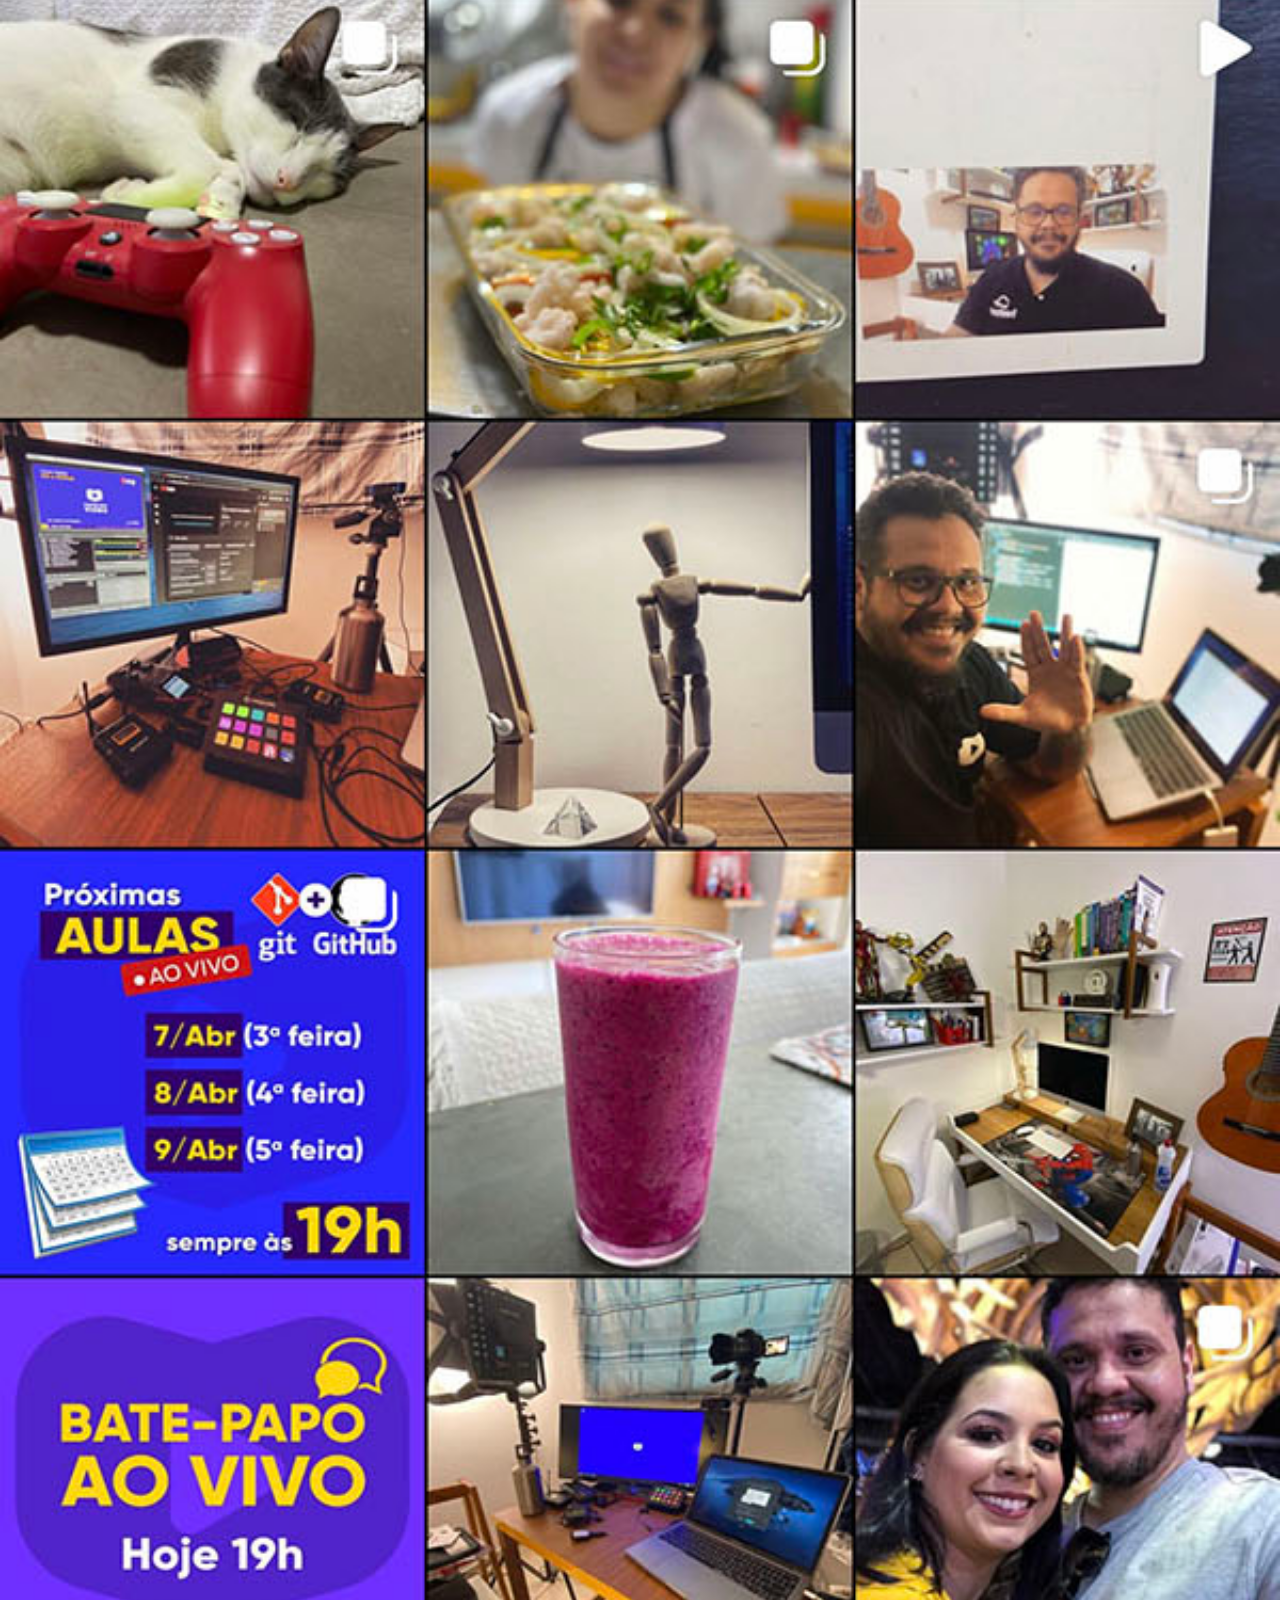
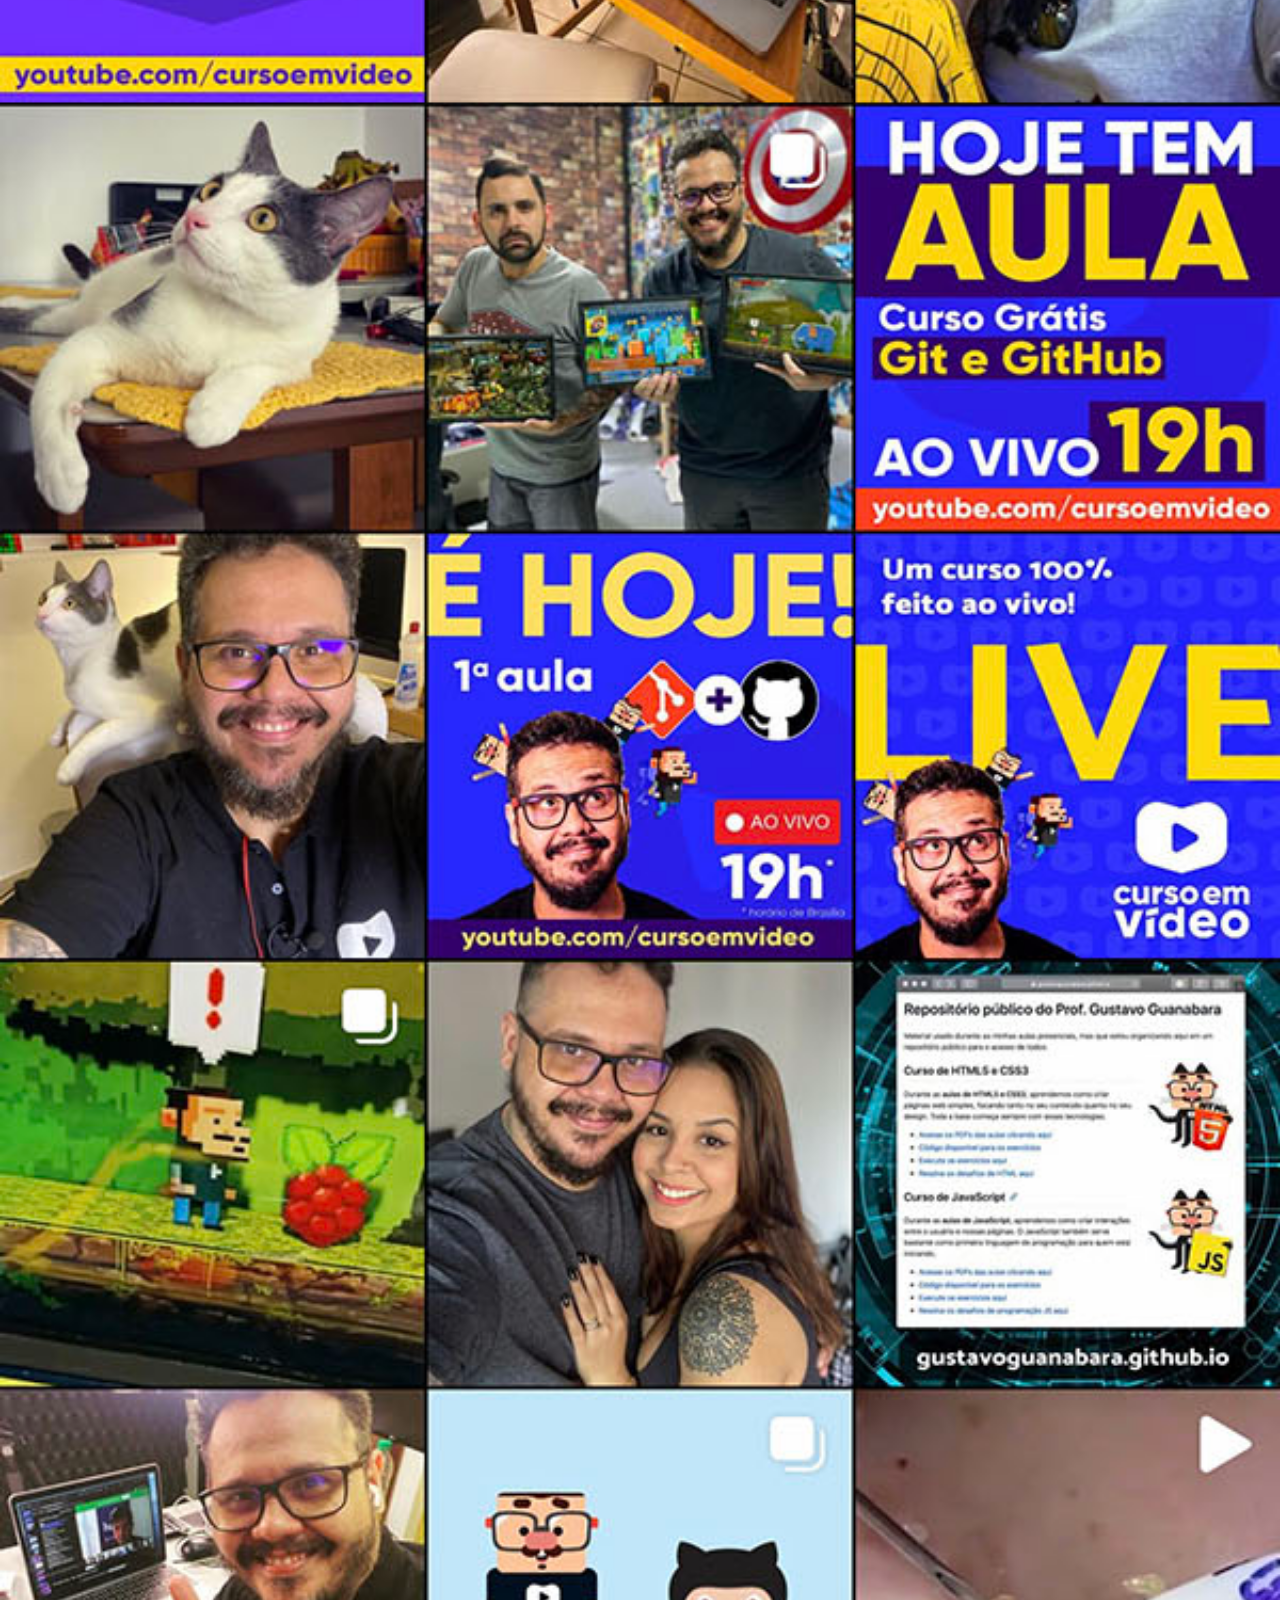
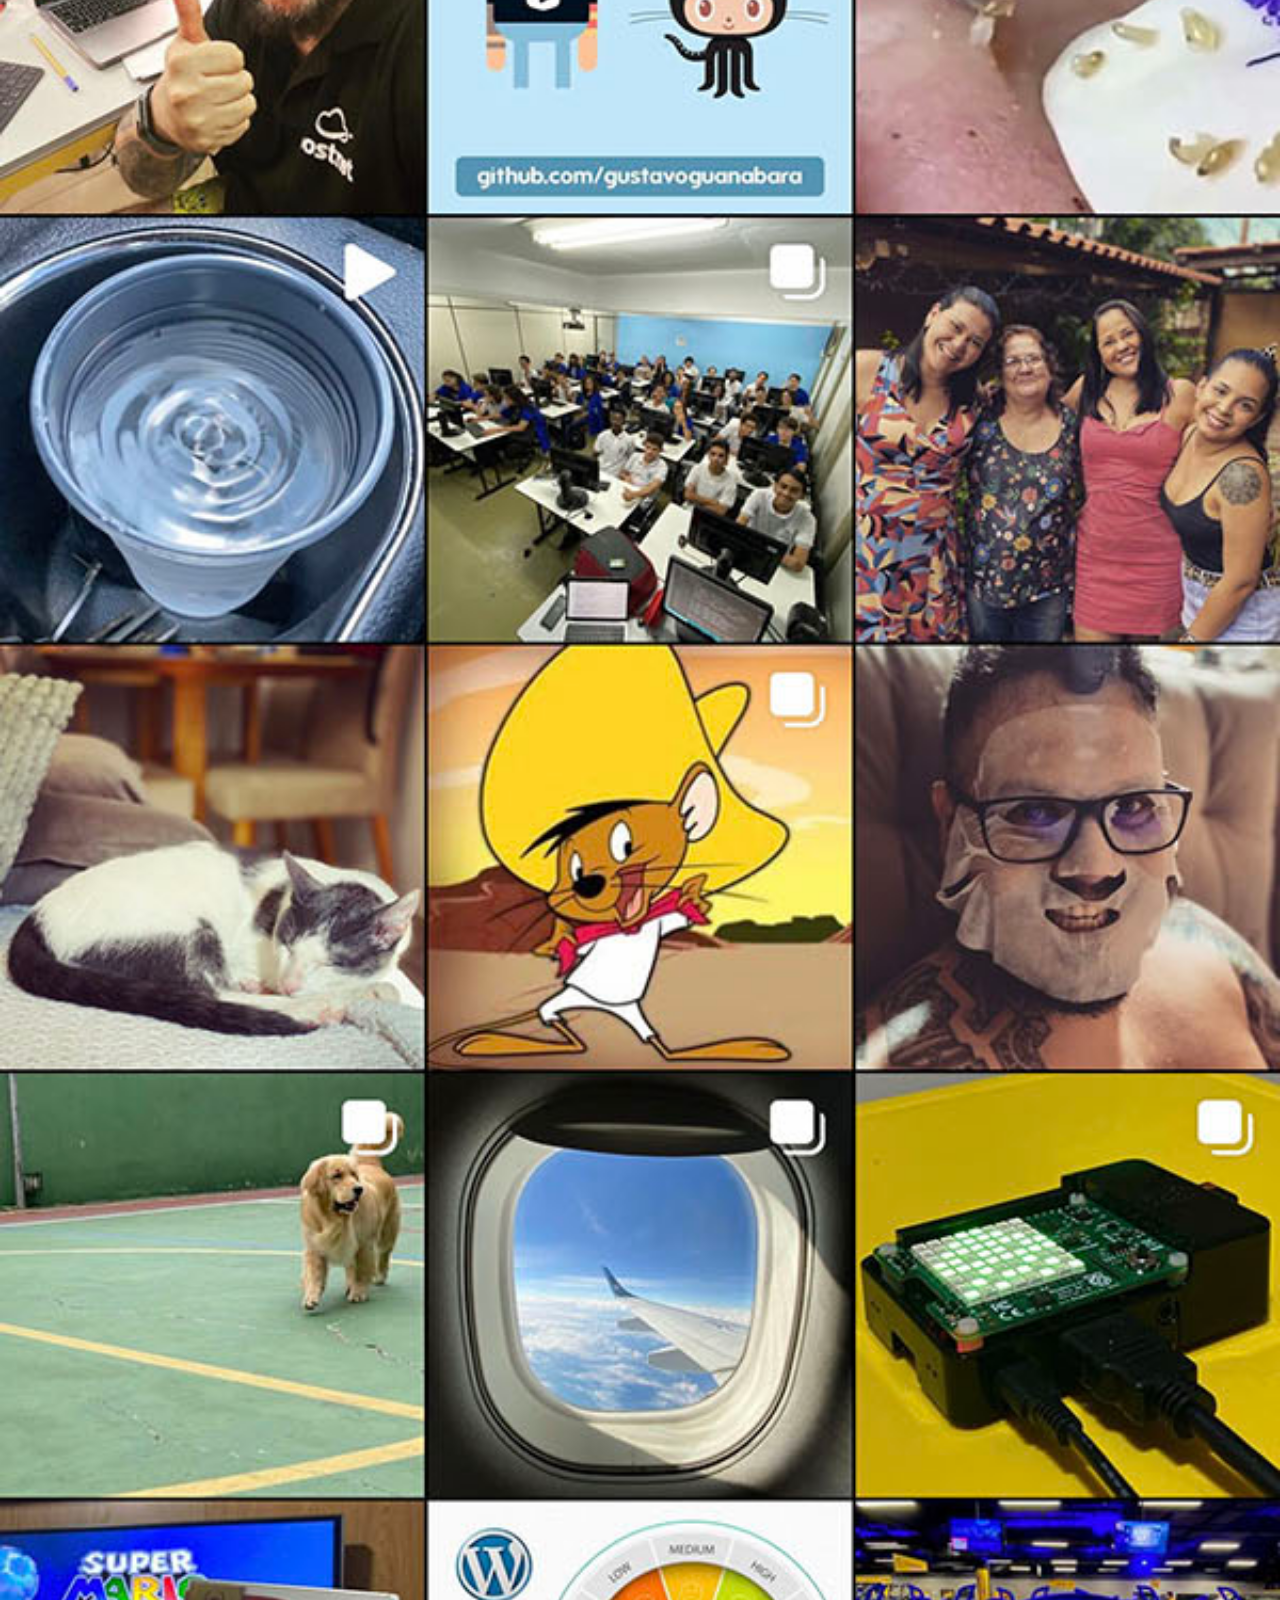
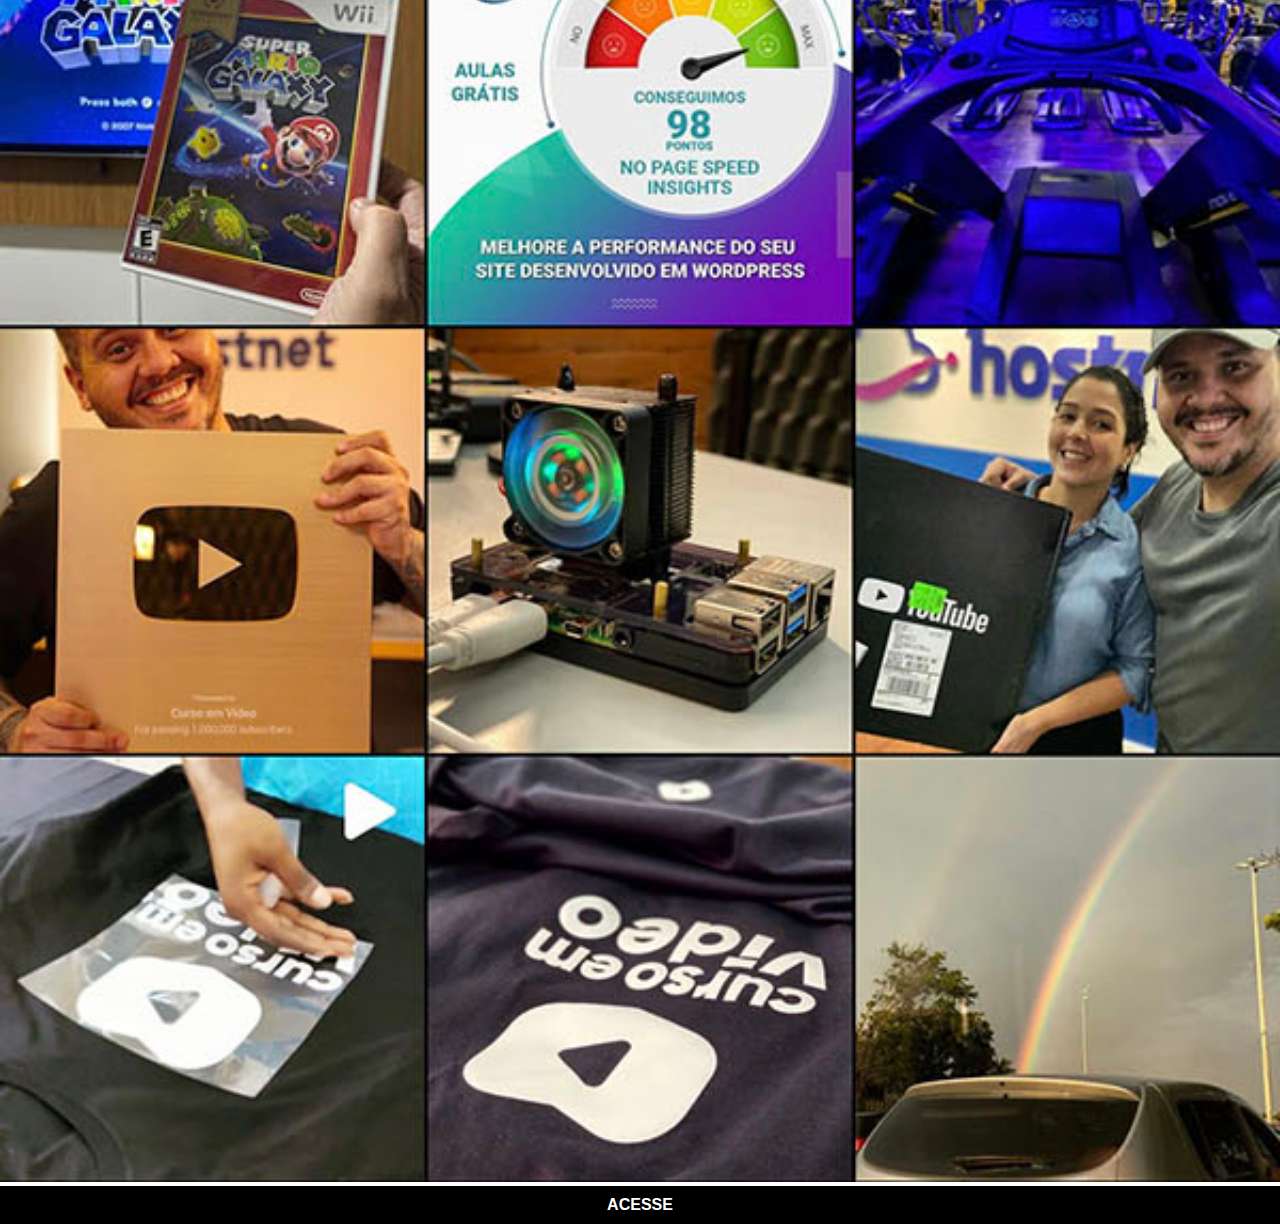
<file: instagram.html>
<!DOCTYPE html>
<html lang="pt-br">
<head>
    <meta charset="UTF-8">
    <meta name="viewport" content="width=device-width, initial-scale=1.0">
    <title>Instagram</title>
    <link rel="stylesheet" href="estilos/social.css">
</head>
<body>
    <img src="imagens/tela-instagram.jpg" alt="Instagram">
    <a href="https://www.instagram.com/" target="_blank">ACESSE</a><!--use 'target=_blank' para seu link abri em outra página pois poderá não abir no próprio iframe-->
</body>
</html>
</file>
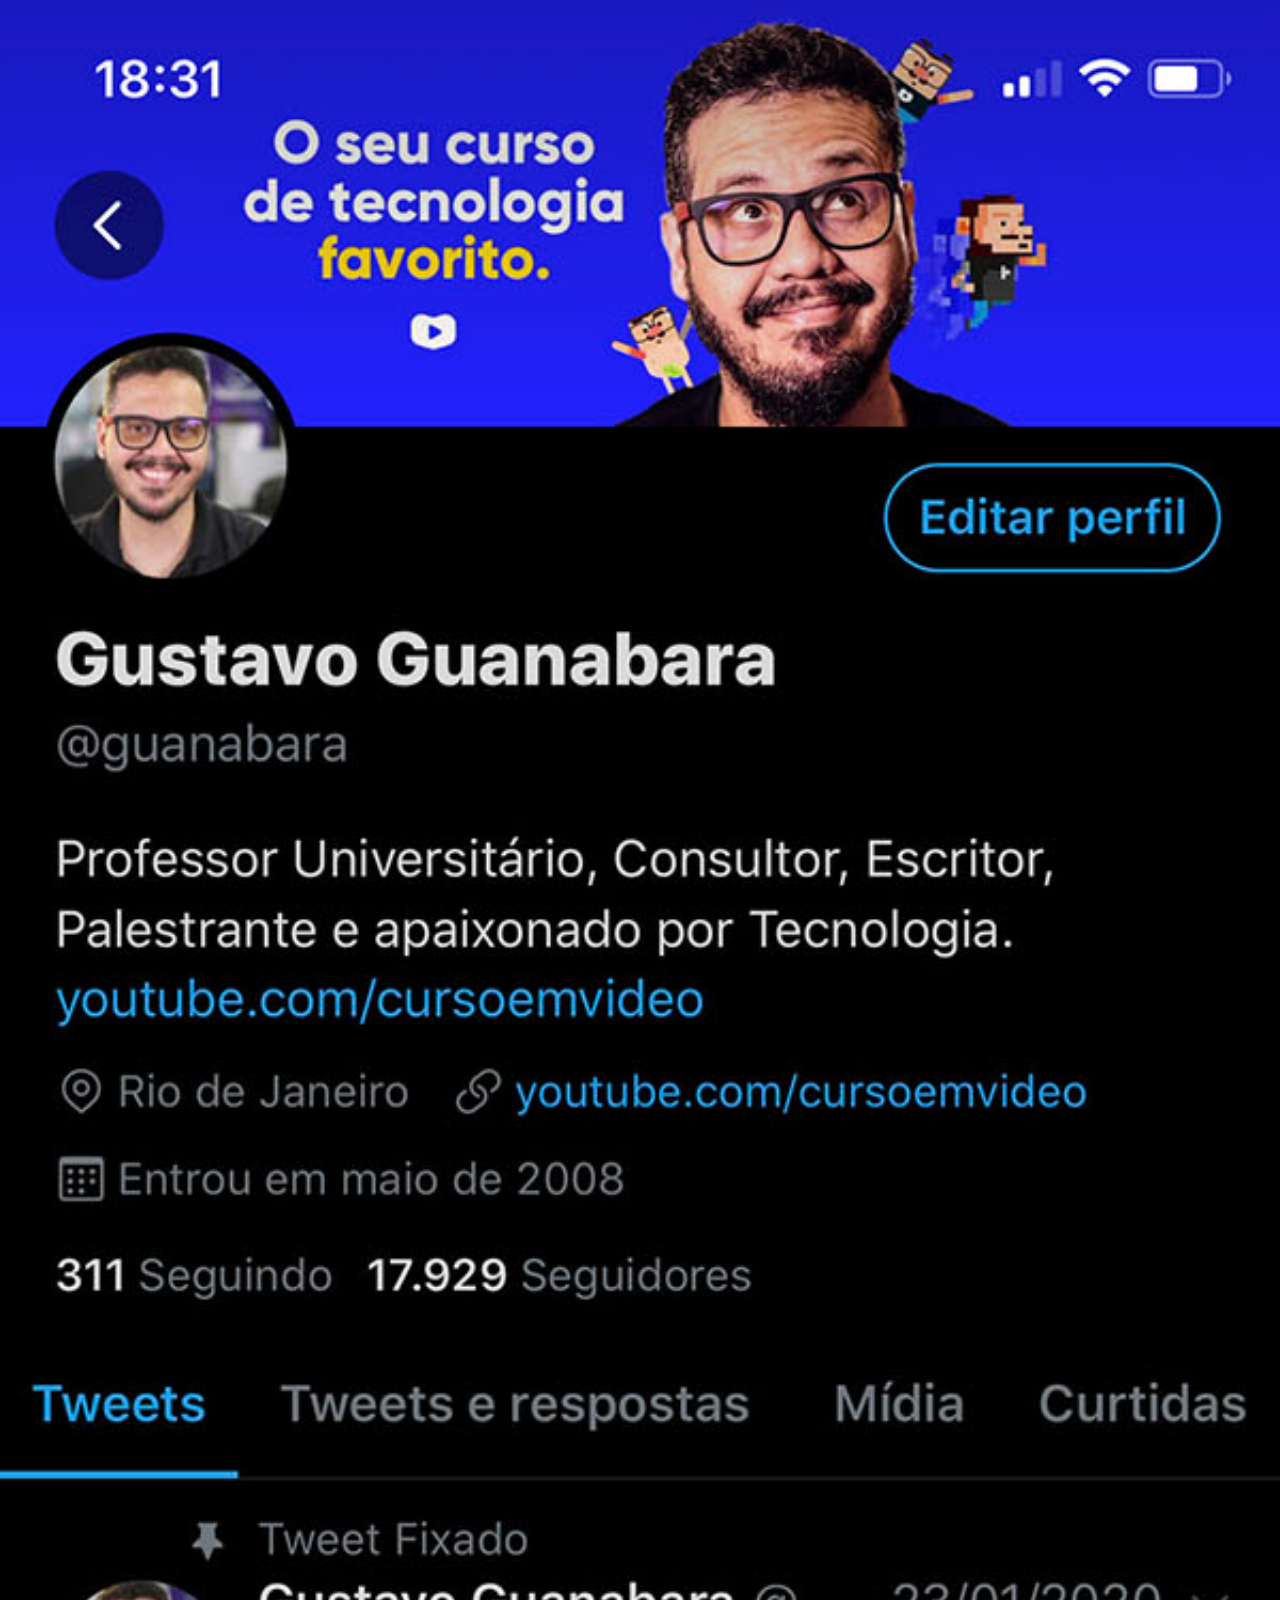
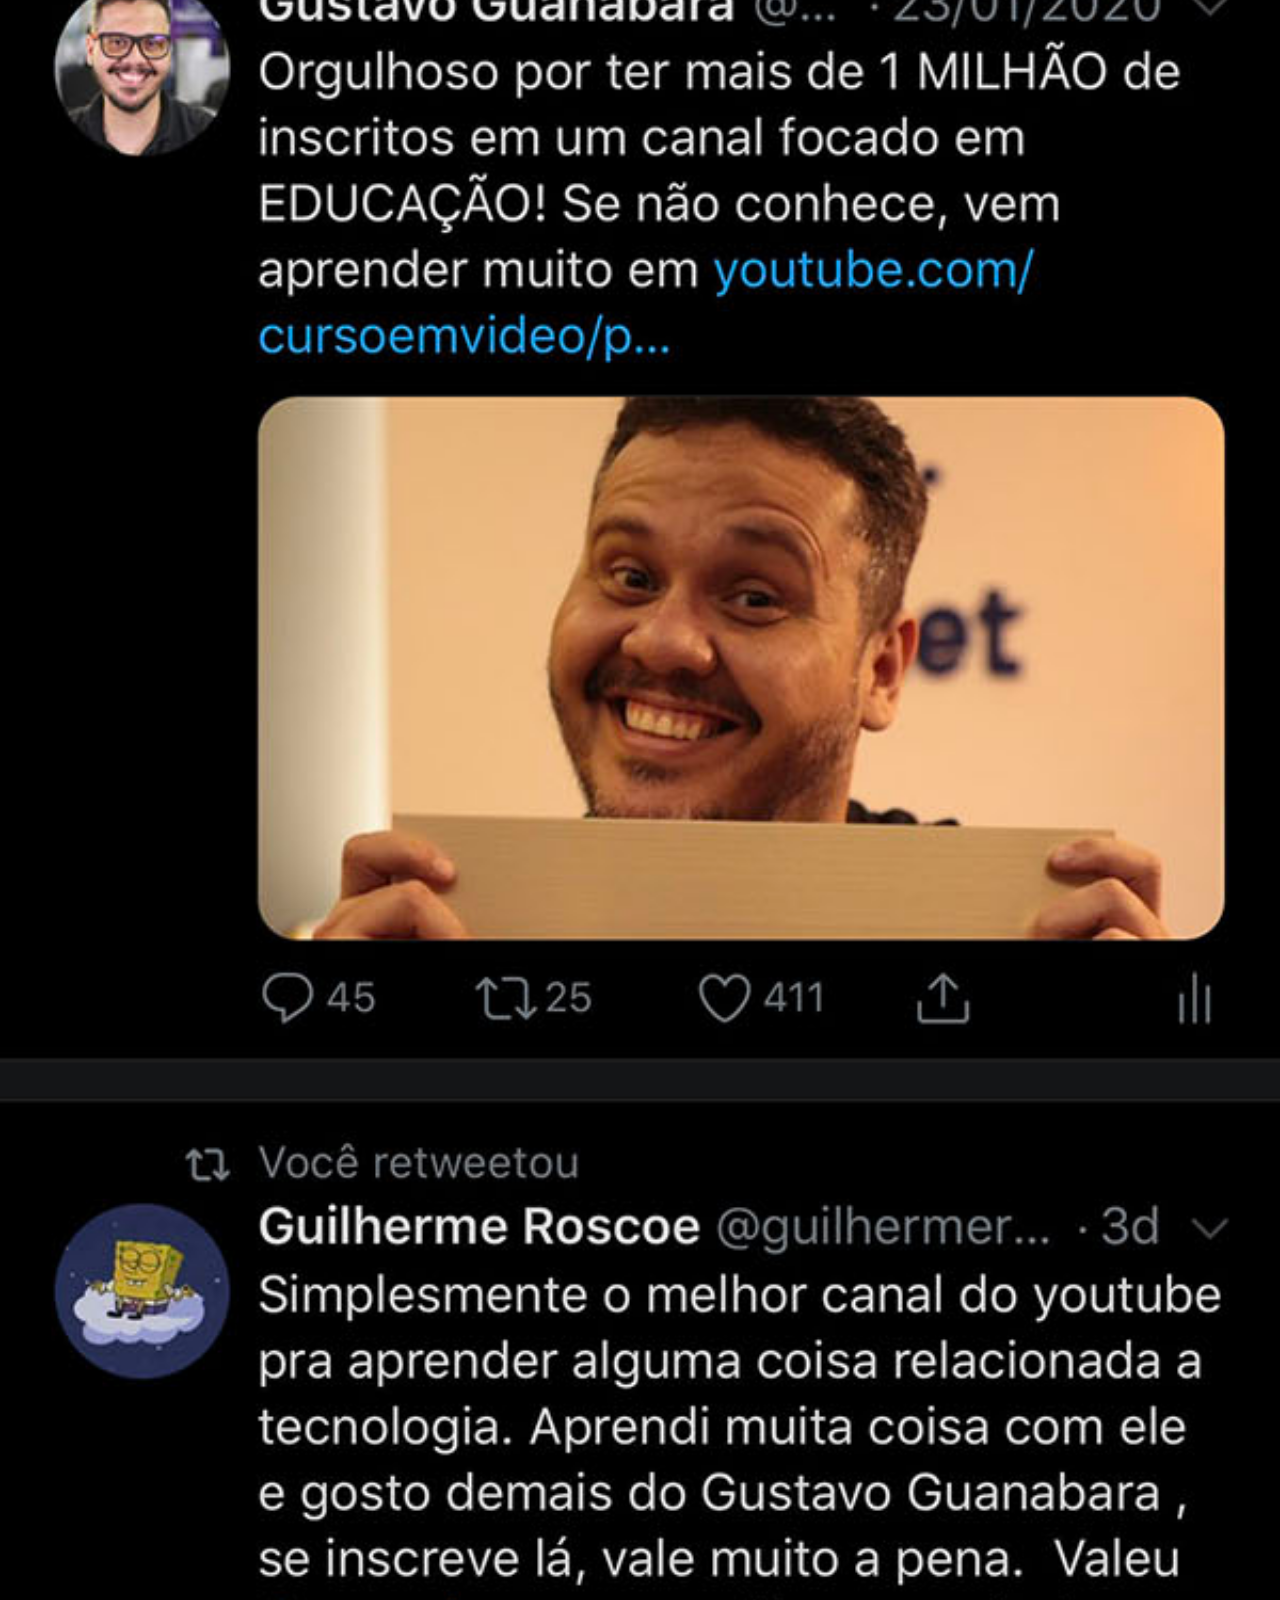
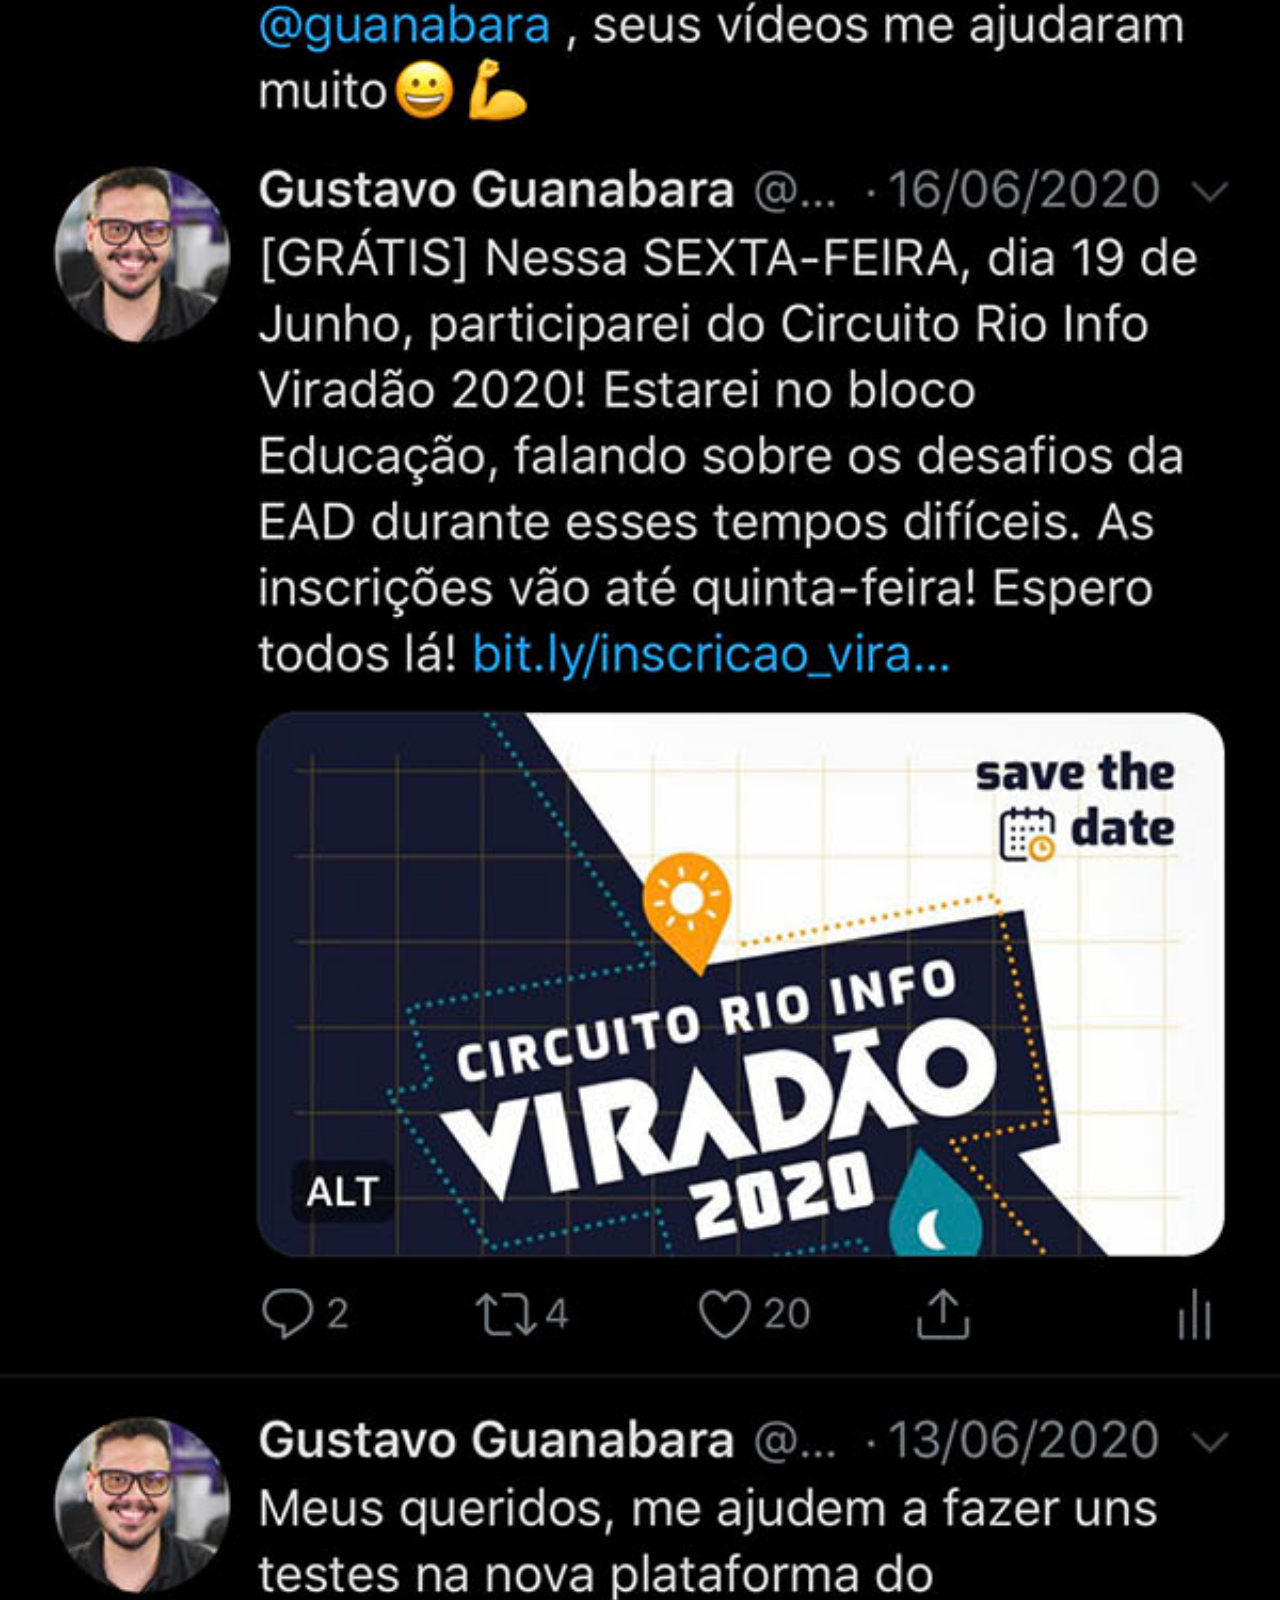
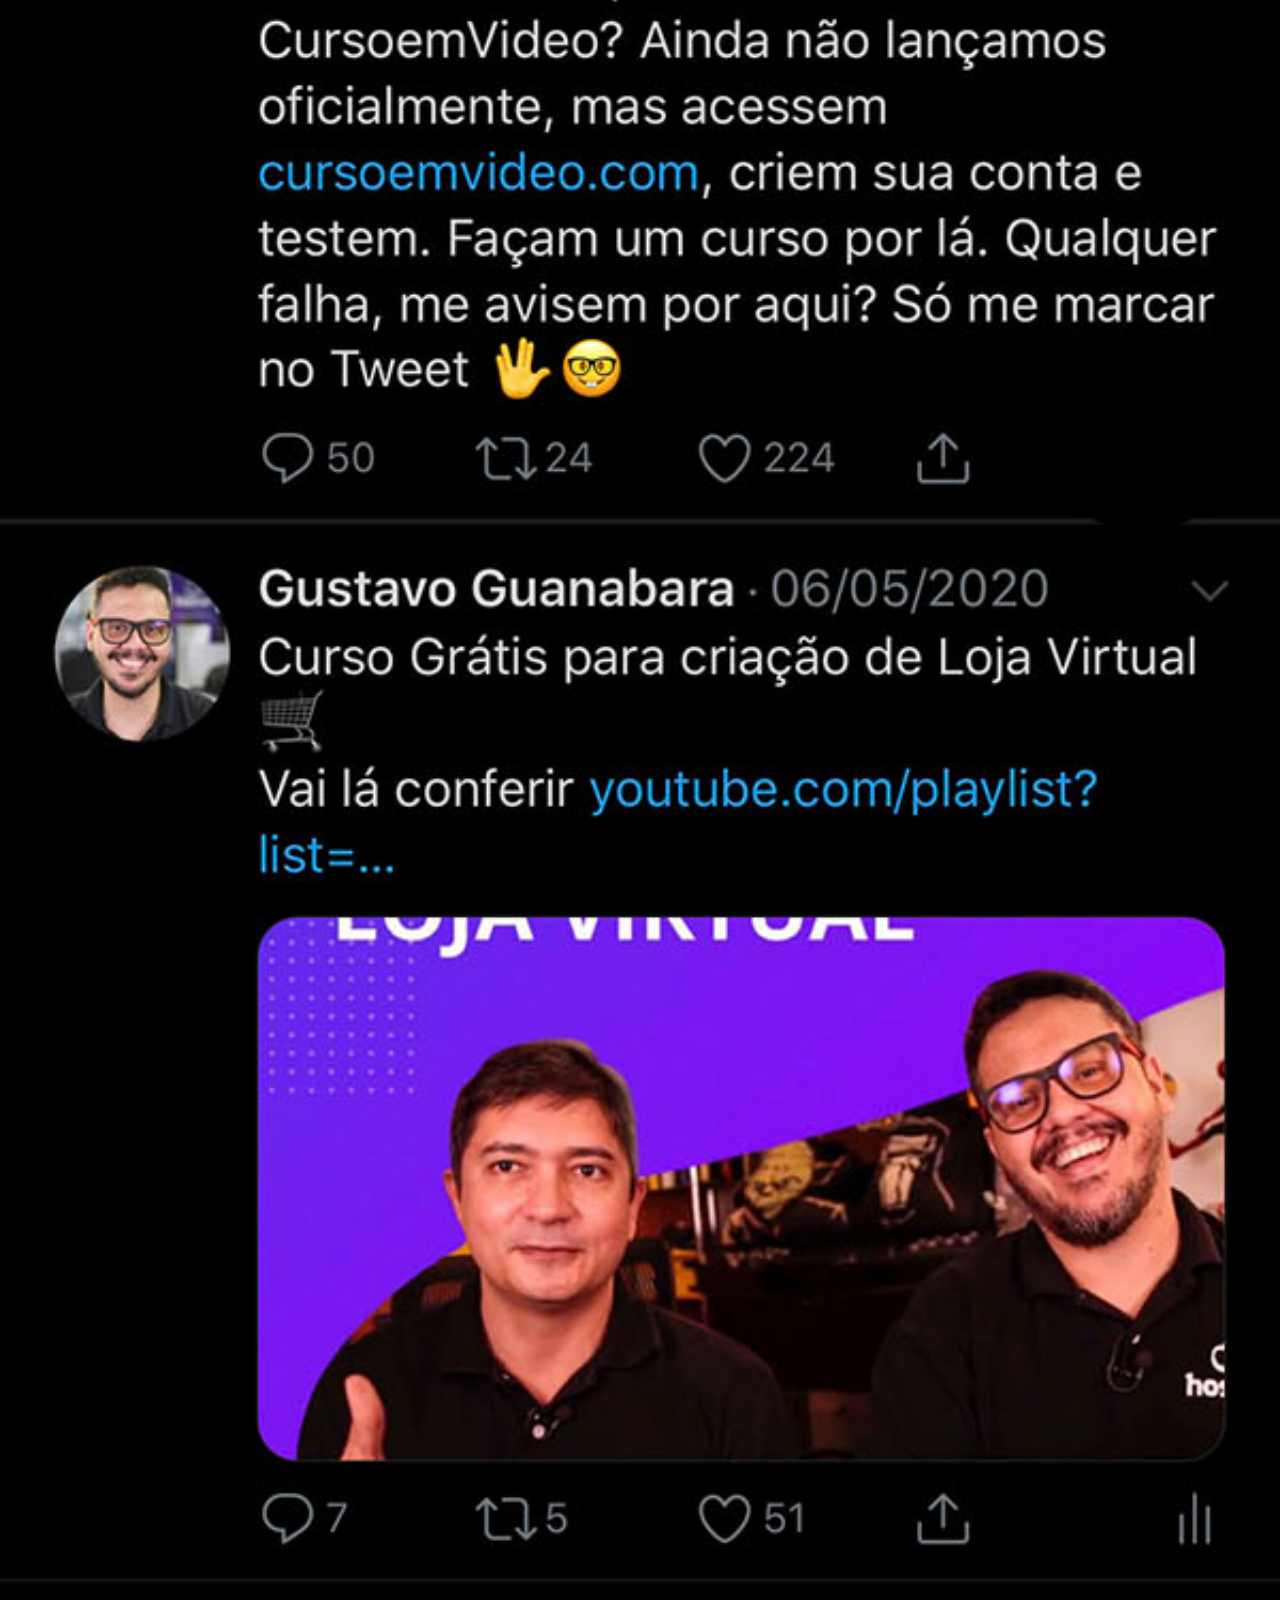
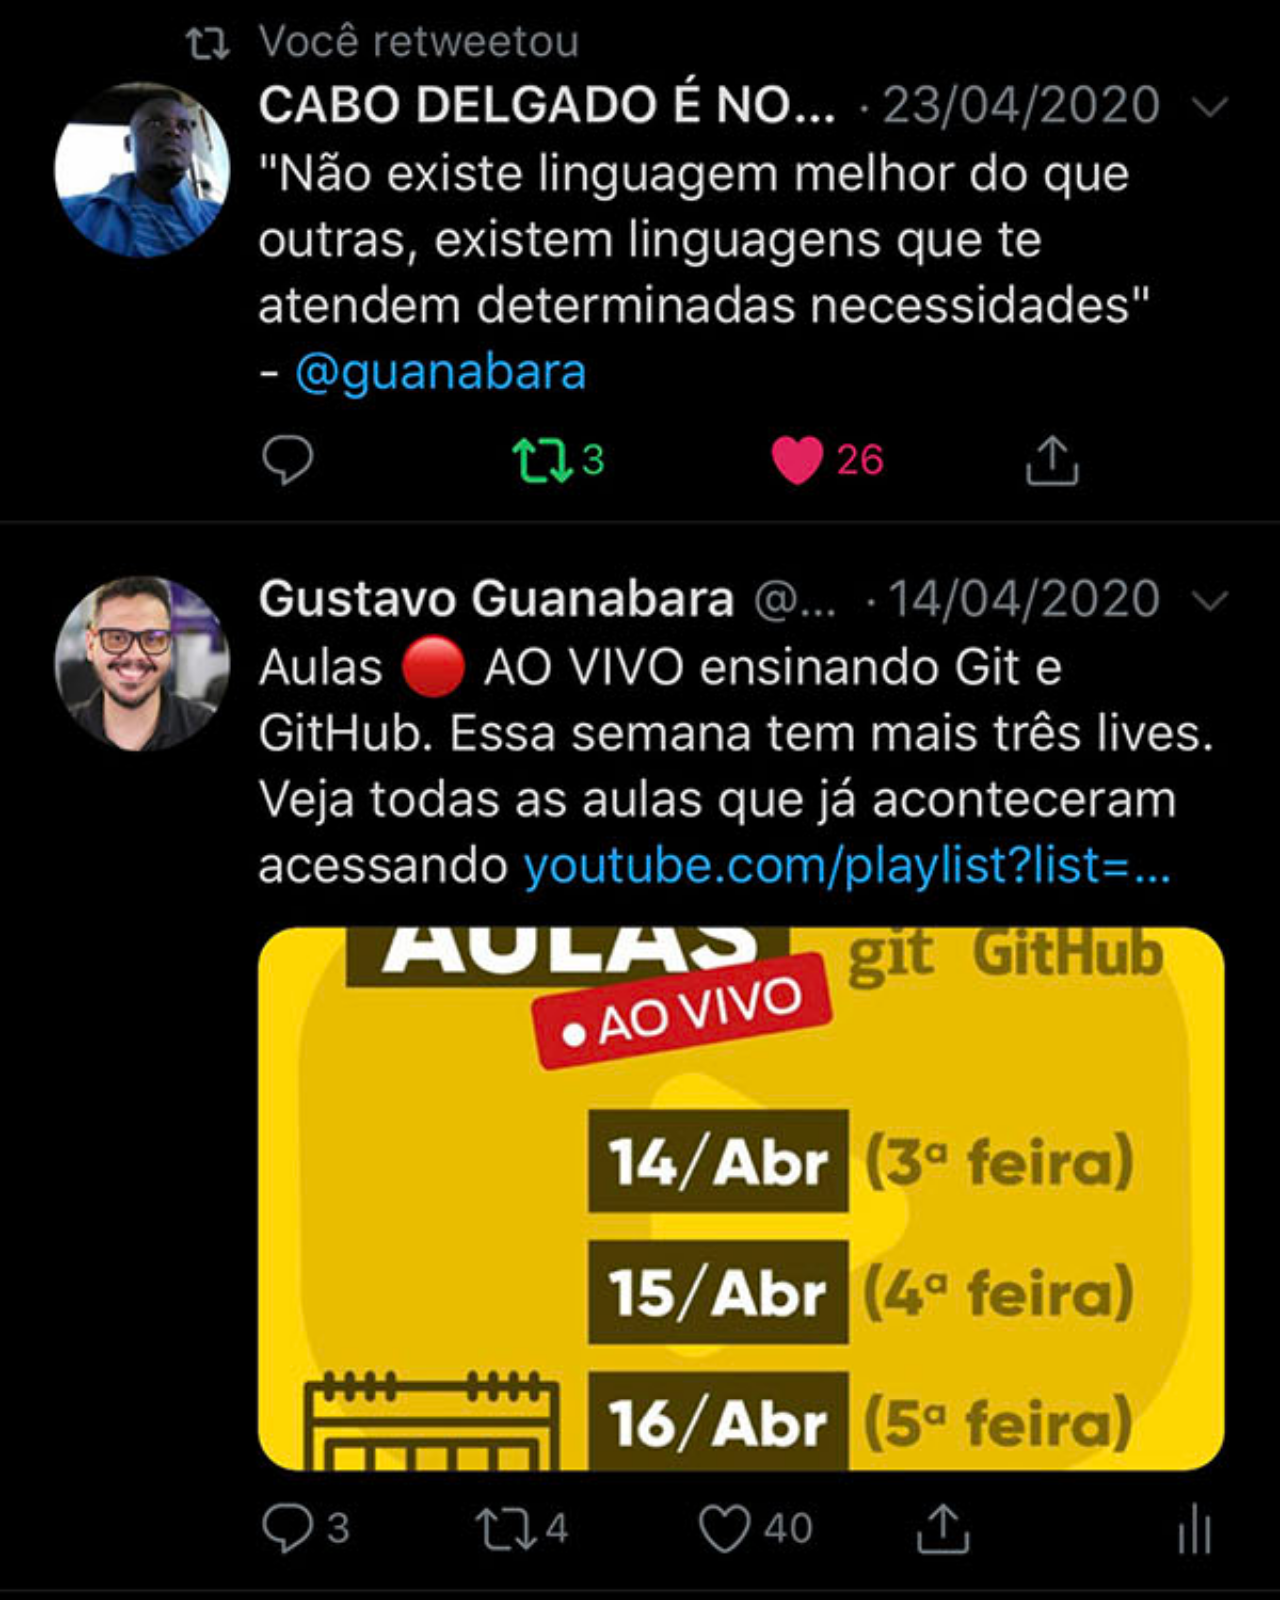
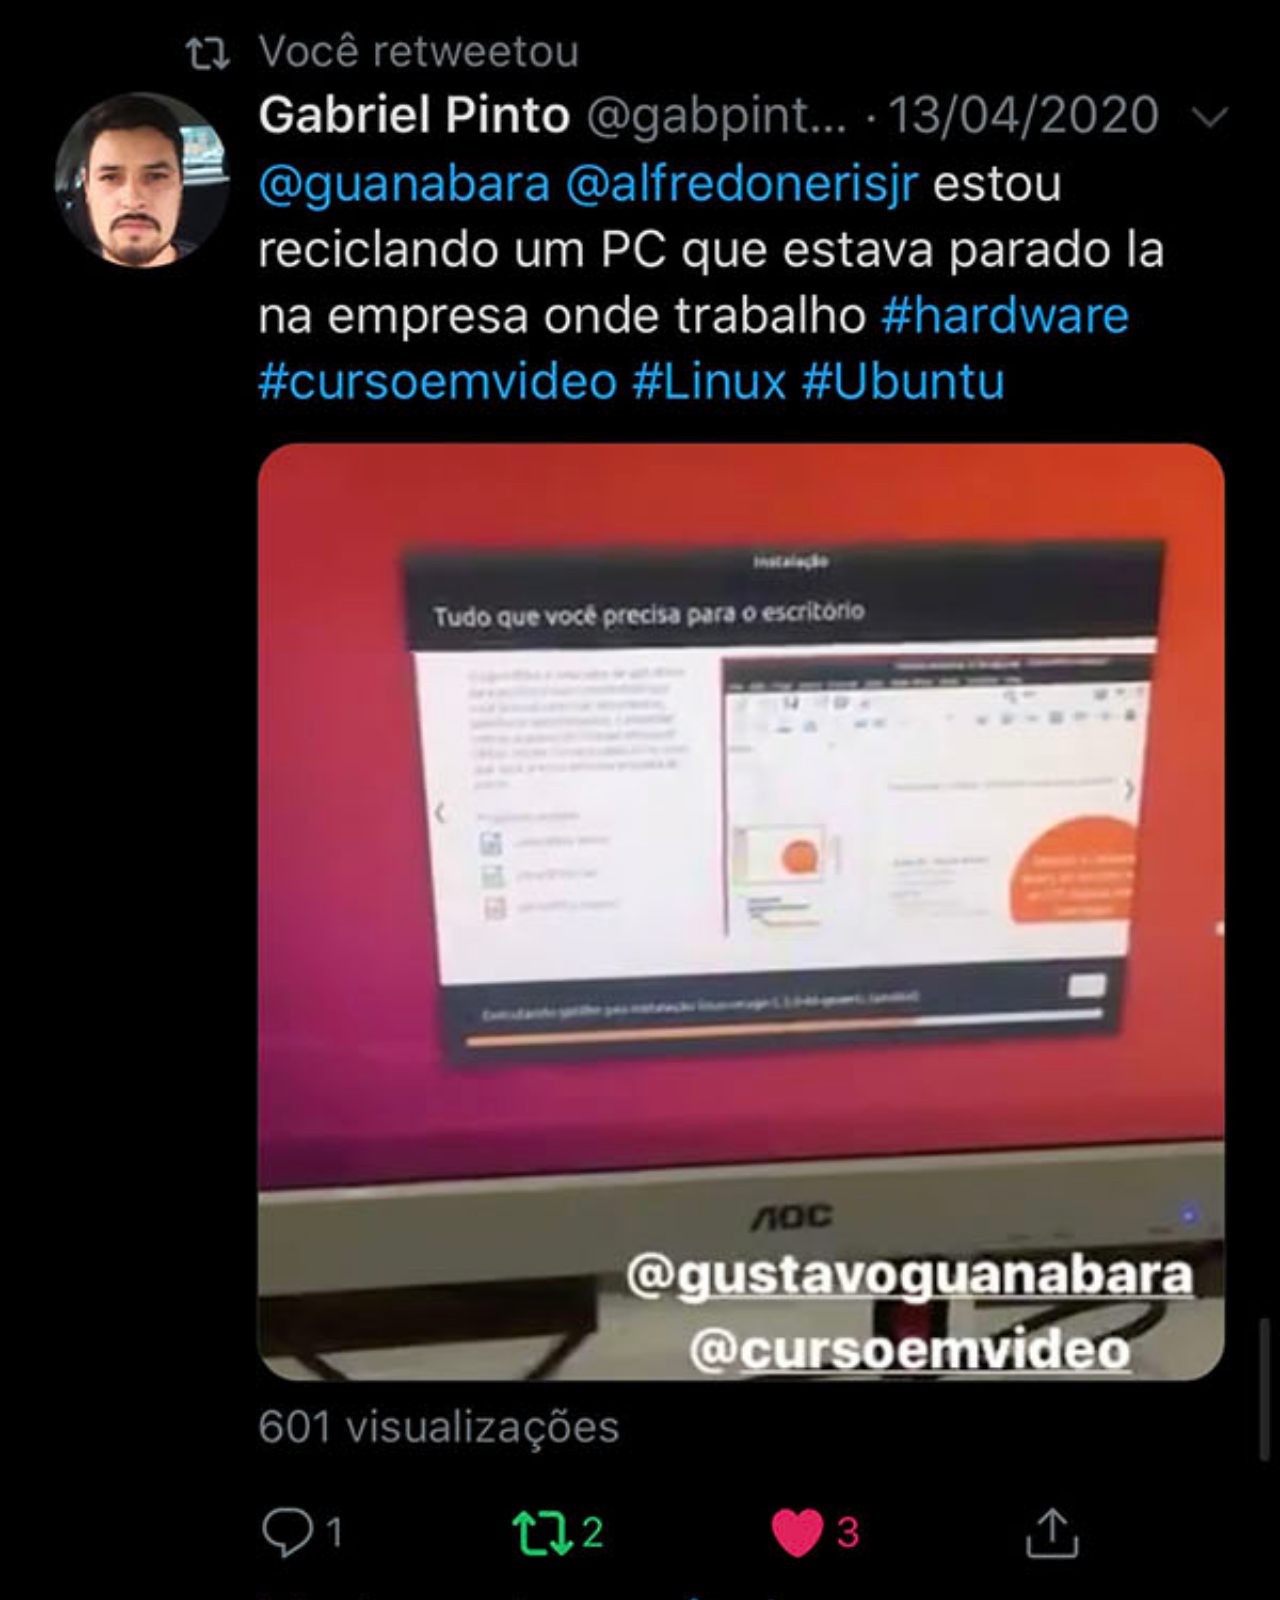
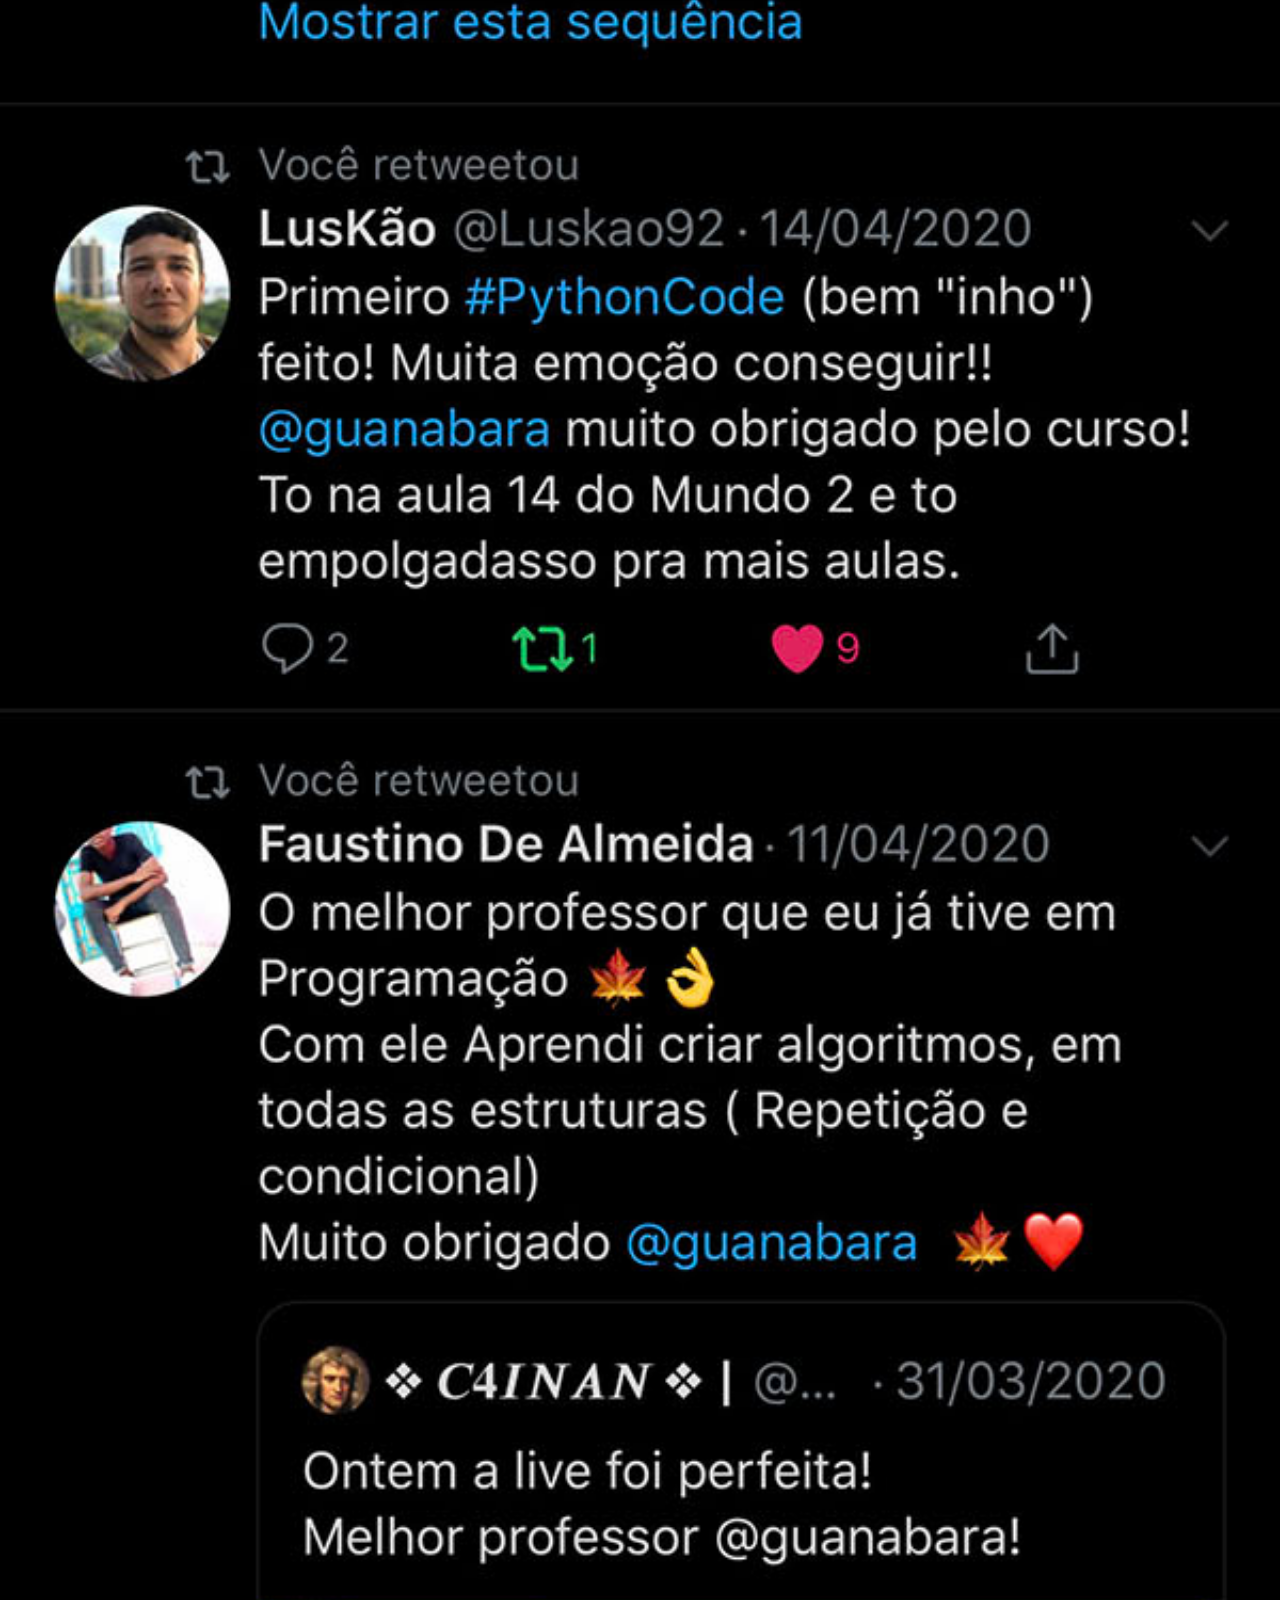
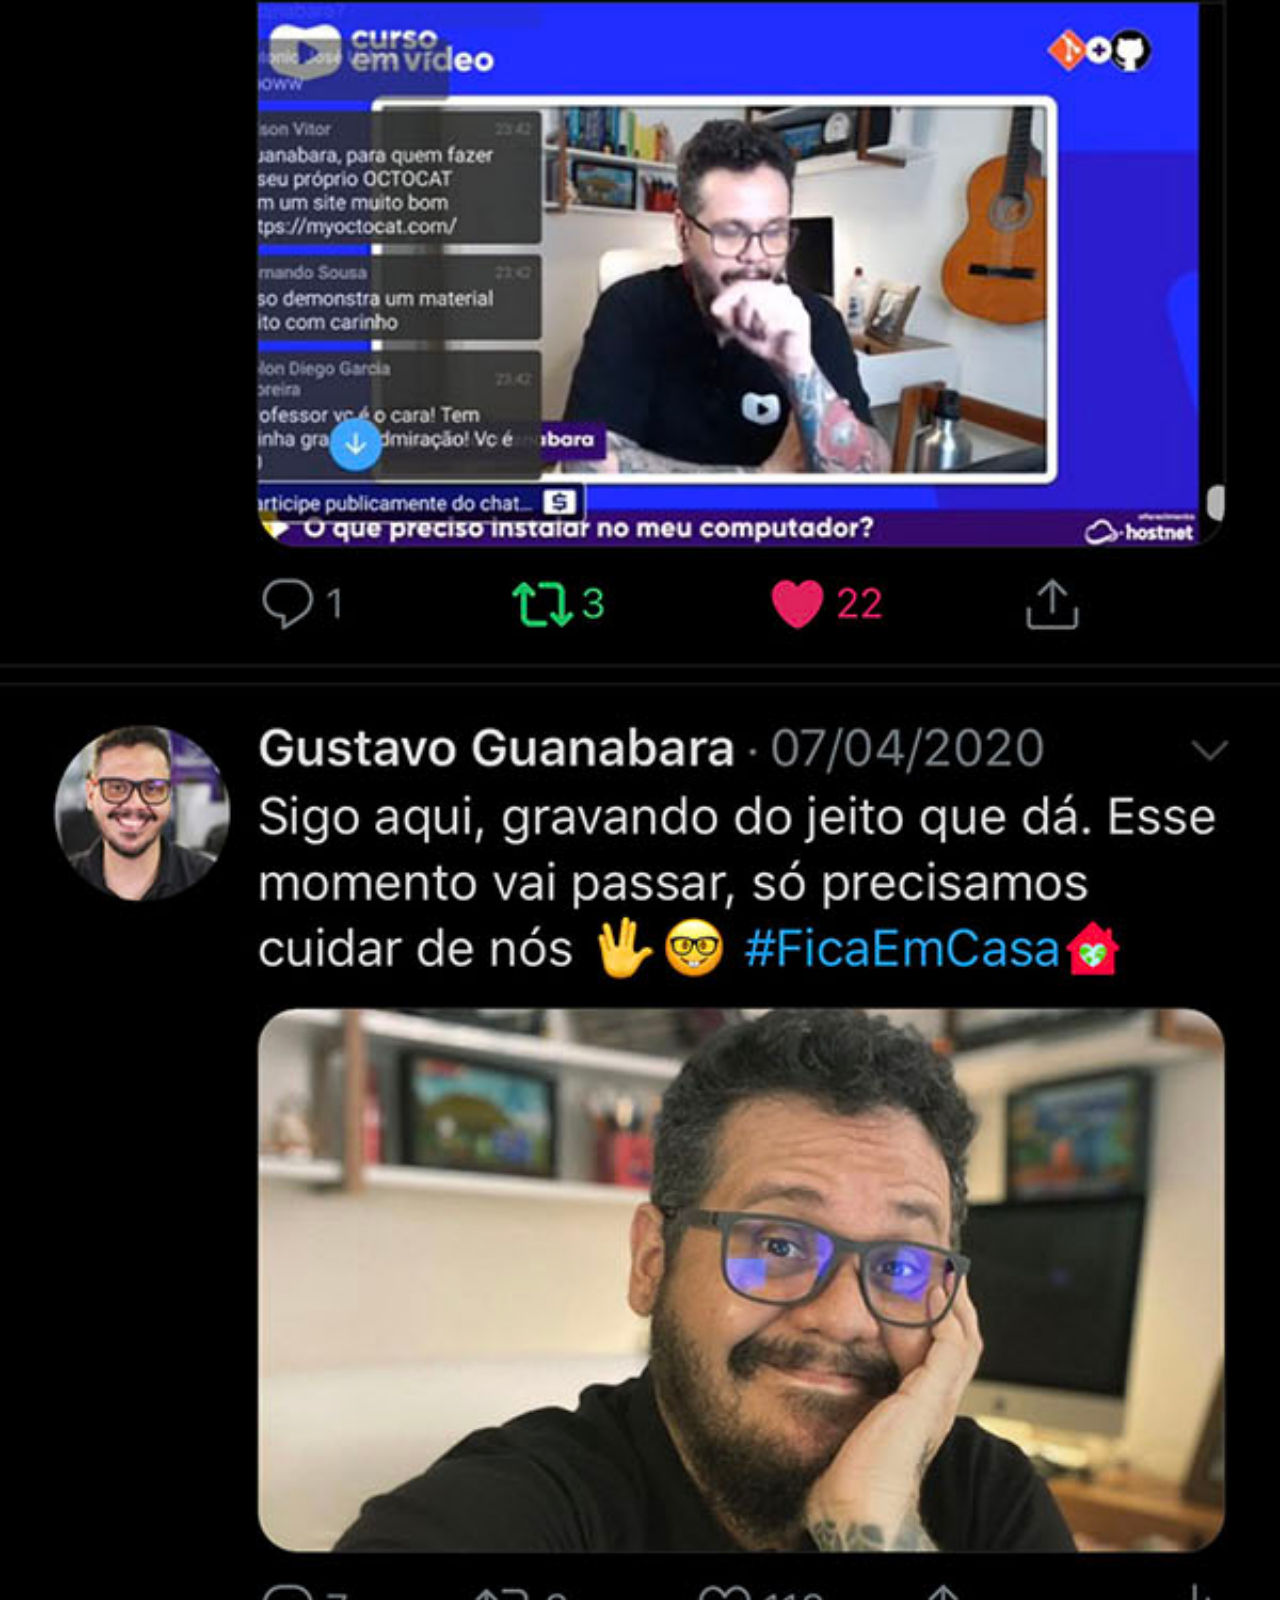
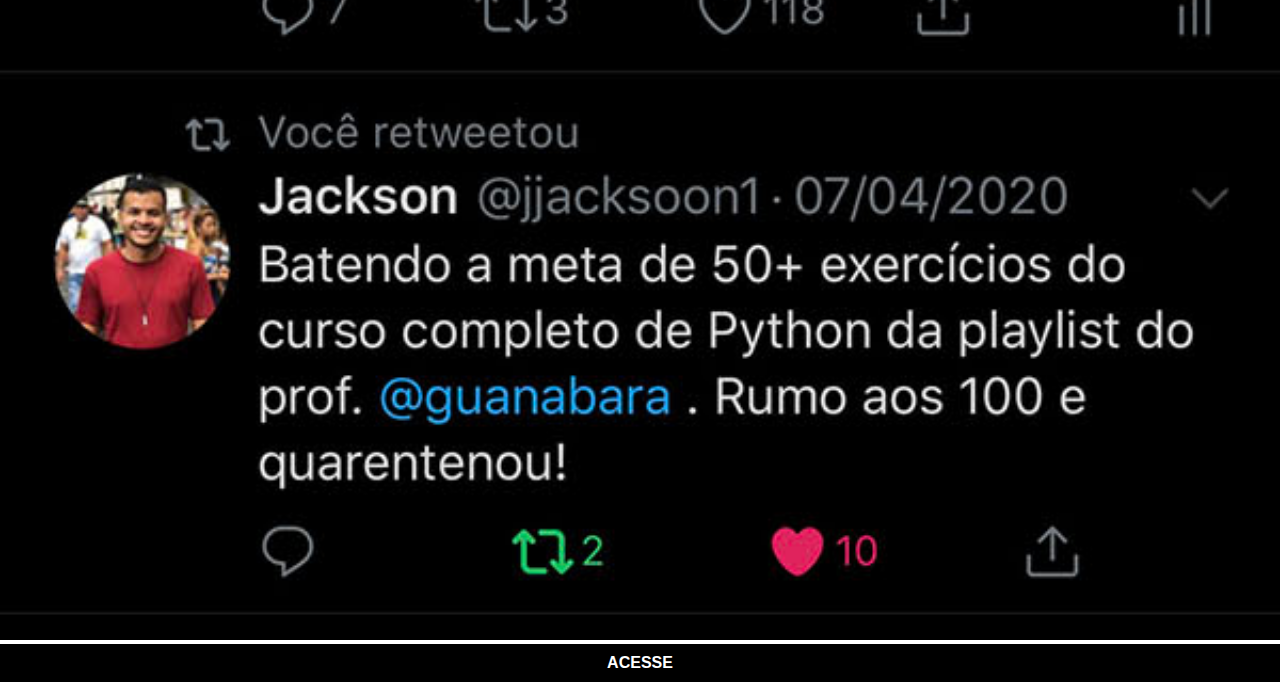
<file: x.html>
<!DOCTYPE html>
<html lang="pt-br">
<head>
    <meta charset="UTF-8">
    <meta name="viewport" content="width=device-width, initial-scale=1.0">
    <title>X</title>
    <link rel="stylesheet" href="estilos/social.css">
</head>
<body>
    <img src="imagens/tela-twitter.jpg" alt="X">
    <a href="https://x.com" target="_blank">ACESSE</a><!--use 'target=_blank' para seu link abri em outra página pois poderá não abir no próprio iframe-->
</body>
</html>
</file>
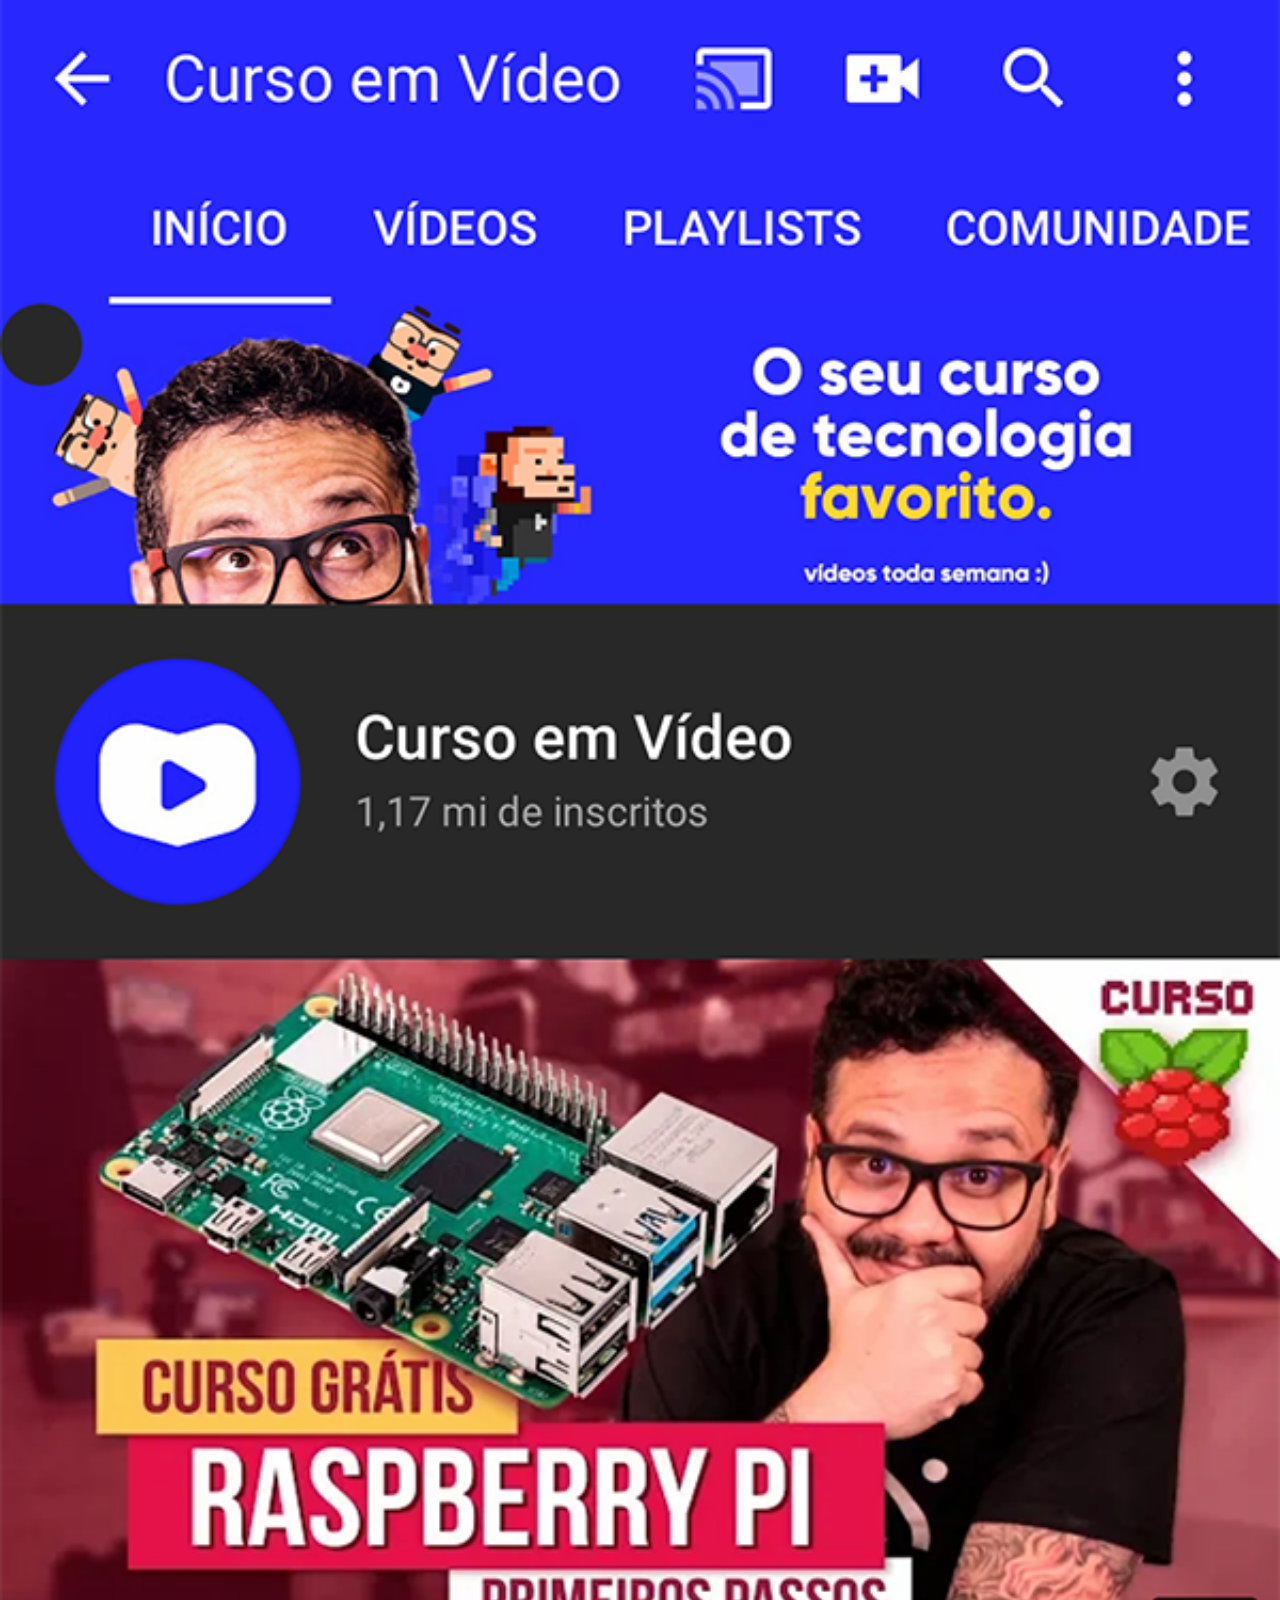
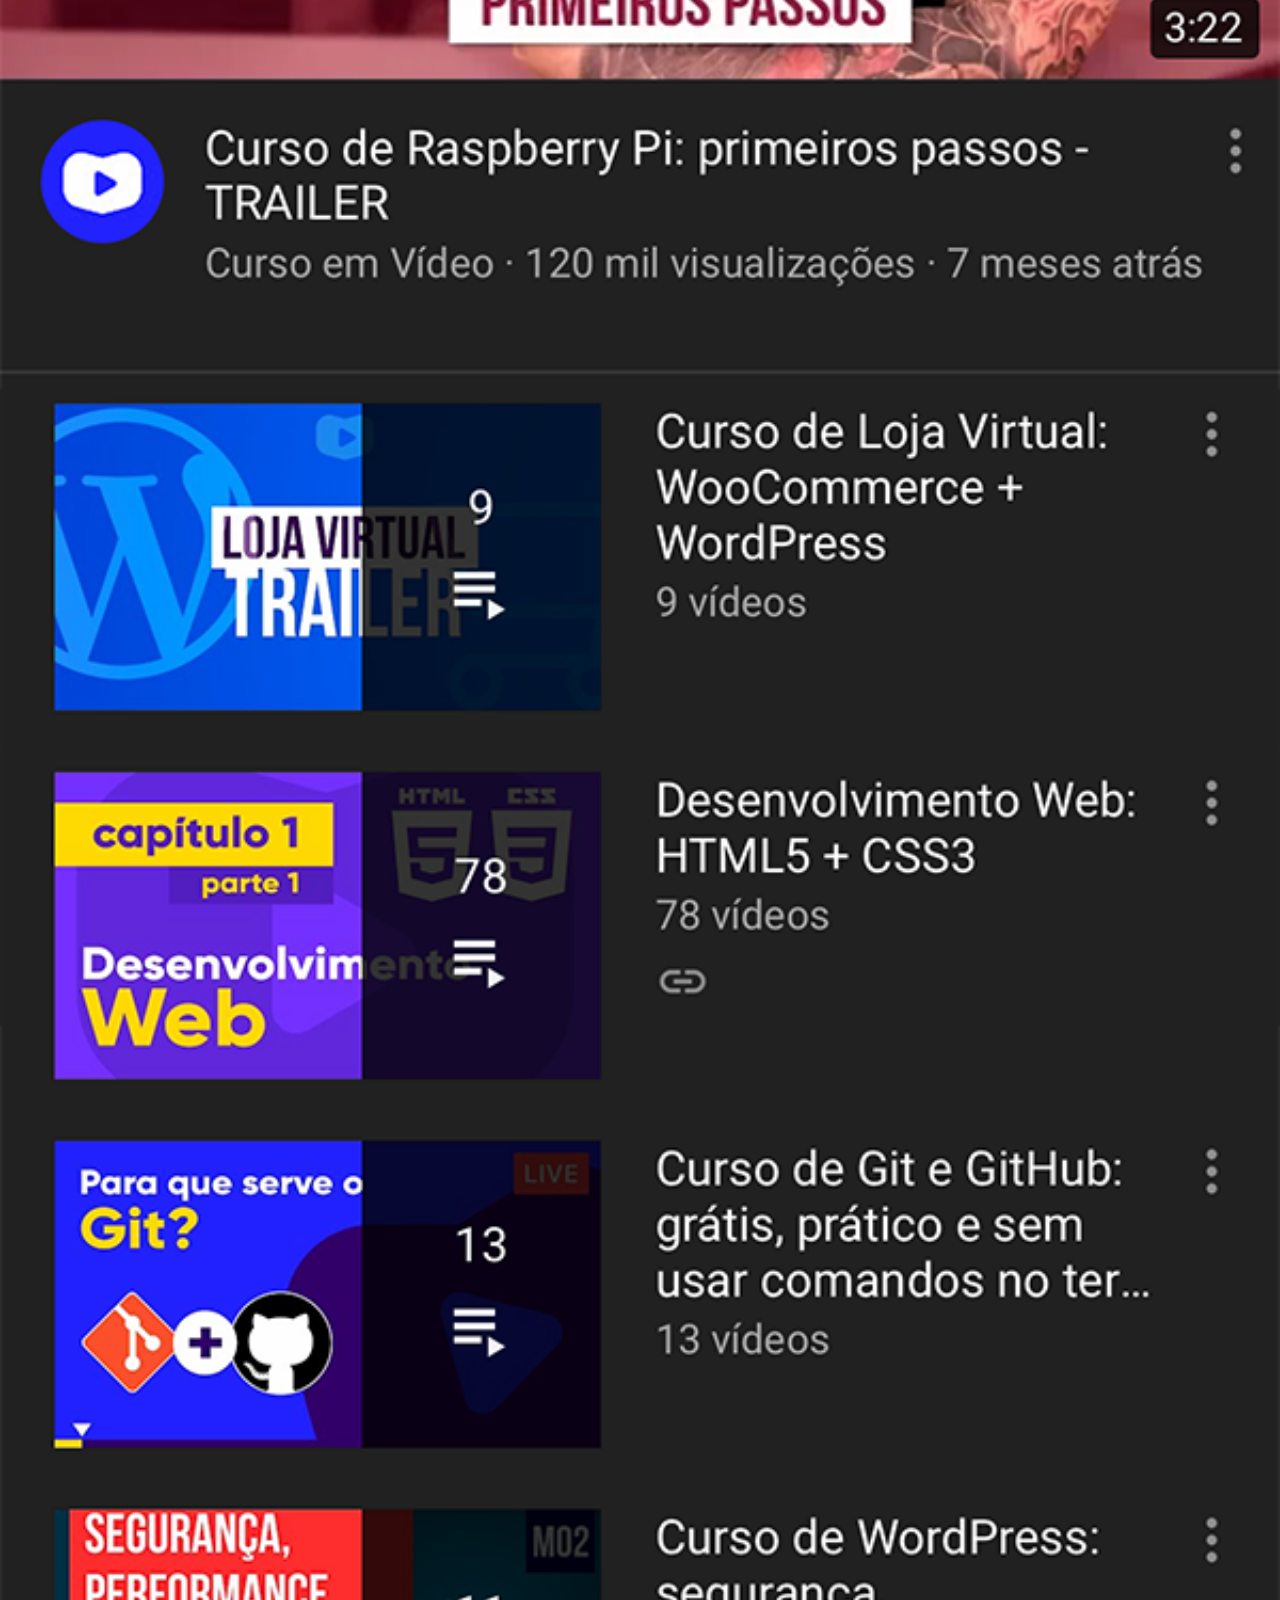
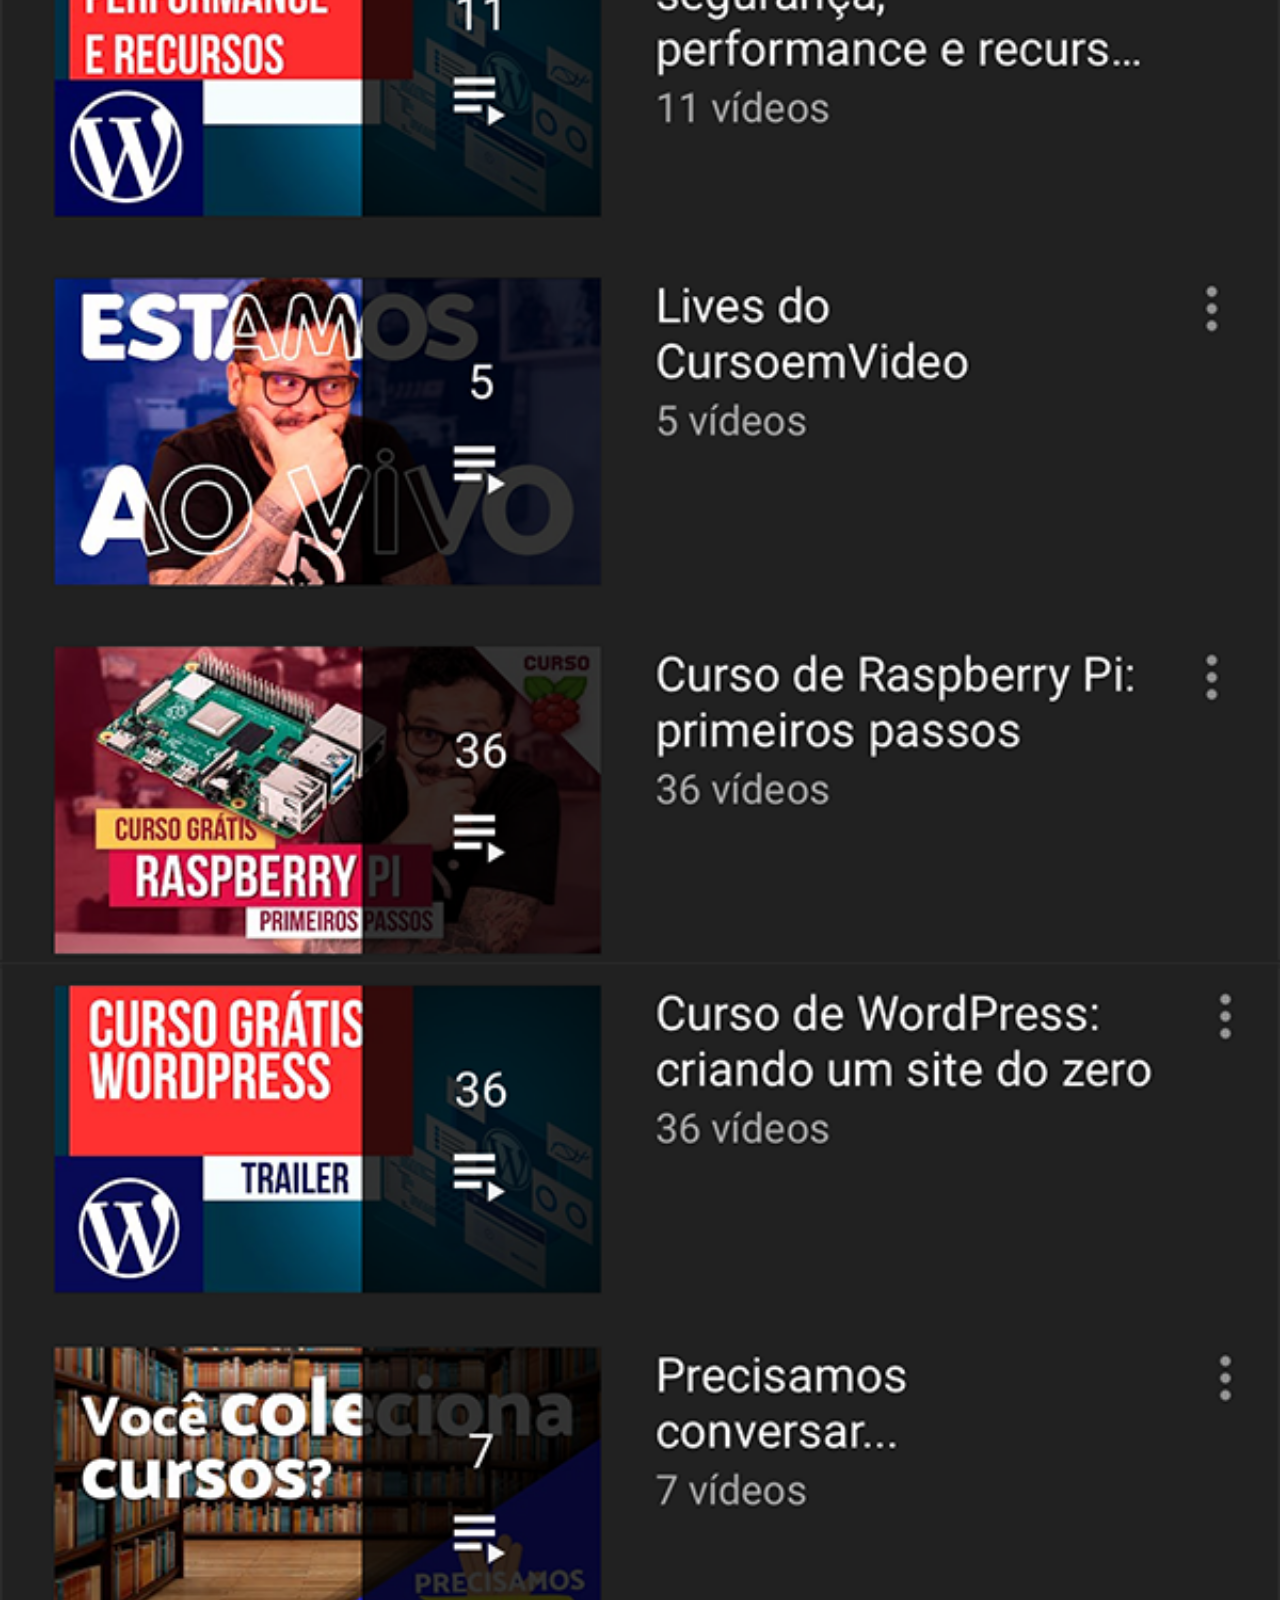
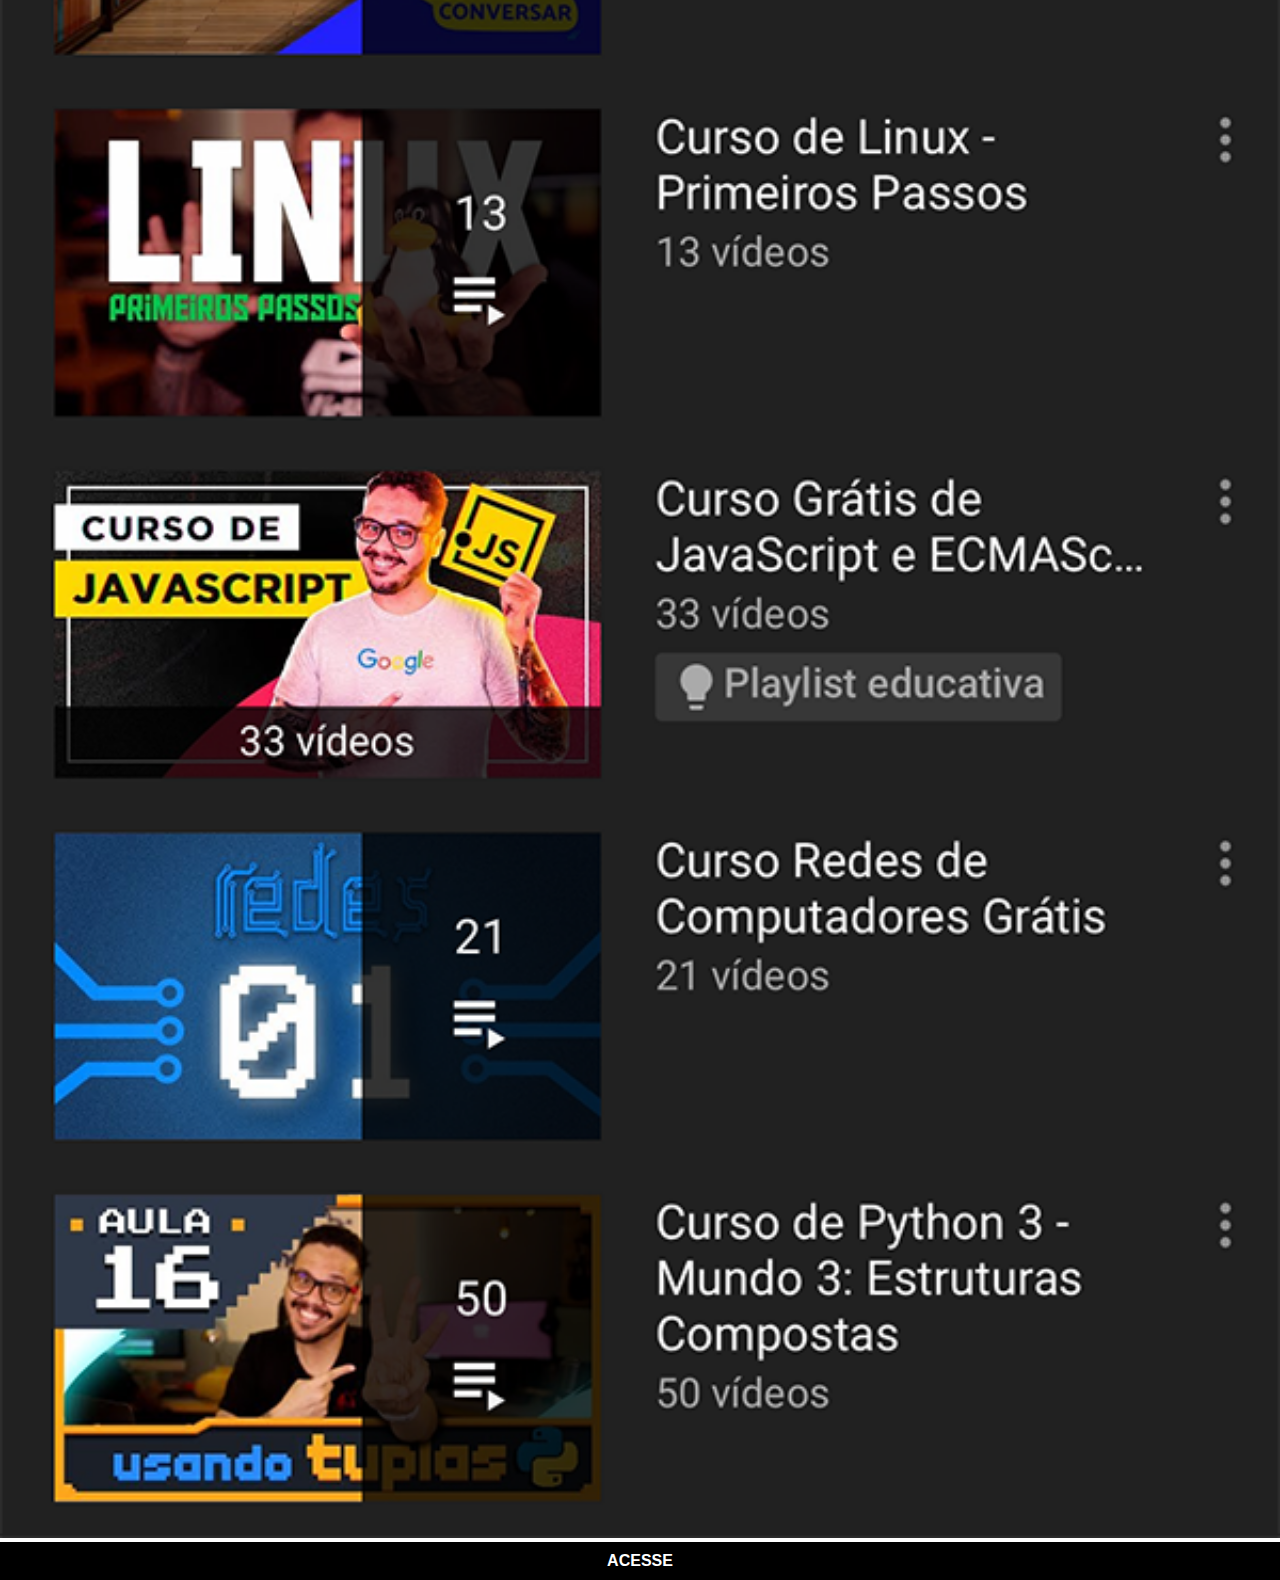
<file: youtube.html>
<!DOCTYPE html>
<html lang="pt-br">
<head>
    <meta charset="UTF-8">
    <meta name="viewport" content="width=device-width, initial-scale=1.0">
    <title>youtube</title>
    <link rel="stylesheet" href="estilos/social.css">
</head>
<body>
    <img src="imagens/tela-youtube.png" alt="Youtube">
    <a href="https://youtube.com" target="_blank">ACESSE</a><!--use 'target=_blank' para seu link abri em outra página pois poderá não abir no próprio iframe-->
</body>
</html>
</file>
<file: estilos/style.css>
@charset "utf-8";

*{
    margin: 0px;
    padding: 0px;
    font-family: Arial, Helvetica, sans-serif;
}
 html, body{
    height: 100vh;
    width: 100vw;
    background-color: black;
 }
 body{/*Configuração importante para alinhamneto e posicionamento de fundo de tela*/
    background: url('../imagens/fundo-madeira.jpg');
    background-position: top center;
    background-repeat: no-repeat;
    background-size: cover;
 }
 main{
    position: relative;
    height: 100vh;
 }
 #telefone{
    position: absolute;
    height: 450px;/*este é o tamanho do celular a ser mostrado na tela, é exatamente o tamanho da imagem que foi feita no seu doc*/
    width: 223px;
    background: url('../imagens/frame-iphone-pq.png');
    background-repeat: no-repeat;
    top: 50%;
    left: 50%;
    transform: translate(-50%, -50%);
 }
 #tela{/*Aqui foram feitas todas as configurações para que a imagem de fundo do celular coubese extamente na tela e também configurado com 'background-size:cover' na pagina 'home.html'*/
    position: relative;
    top: 58px;/*ajustando a figura para ficar exatamente ao topo e a esquerda da tela do celular*/
    left: 17px;
    width: 190px;/*depois de fixar a imagem no topo e a esquerda da tela, este é o processo de esticar a imagem para baixo e para a diretita, fazendo com que fique do tamanho ideal*/
    height: 337px;
 }
 section#redes-sociais{
    text-align: right;/*configuração pra deixar os ícones alinhados à direita*/
 }
 section#redes-sociais img{/*Tambem poderia ser 'section#redes-sociais > a > img*/
    width: 50px;/*Diminuindo de tamanho os ícones*/
    margin: 10px;
    border-radius: 50%;/*configuração usada para deixar os ícones redondos*/
    box-shadow: 3px 3px 5px rgba(0, 0, 0, 0.39);
    box-sizing: border-box/*configuração importante para evitar que ao sobrepor o mouse sobre algum ícone, os outros se movam, tornado-os estáticos*/;
}
section#redes-sociais img:hover{
    border: 2px solid rgba(255, 255, 255, 0.557);
    transform: translate(-2px, -2px);/*configuração usada para dar movimento suave aos ícones, neste caso irão se mover um pouco para a esquerda e acima*/
    box-shadow: 5px 5px 10px rgba(0, 0, 0, 0.397);/*como se teve o efeito de botão levantando, sua sombra também deverá ser aumentada para efeito mais realista*/
    transition: transform 0.2s, border 0.2s;/*outro efeito importante para dar sensação de realismo, que é ao levantar o botão, não seja um movimento tão duro e sim mais suave dependendo do tempo proposto acima que no caso foi de 0.2s, ao lado colocamos também para que aconteça o mesmo com as bordas brancas que foi 'border 0.2s', separe-os por uma vírgula para evitar que não funcione*/
}
</file>
<file: estilos/social.css>
@charset "utf-8";

*{
    margin: 0px;
    padding: 0px;
    font-family: Arial, Helvetica, sans-serif;
}
::-webkit-scrollbar{/*função imortante para esconder as barras de rolagem, neste caso estava-se criando uma rolangem lateral somente por causa da barra de rolagem vertical*/
    width: 0px;
    height: 0px;
}
img{
    width: 100vw;
}
a{
    display: block;/*configuração para que a palavra 'ACESSE' apareça embaixo da imagem*/
    background-color: black;
    padding: 10px;
    text-align: center;
    font-weight: bolder;
    text-decoration: none;
    color: white;
}
a:hover{
    background-color: rgba(65, 65, 65, 0.461);
    transition-duration: 0.2s;/*configuração usada para o background color não aparecer de forma repentina e sim de forma mais suave*/
}
</file>
